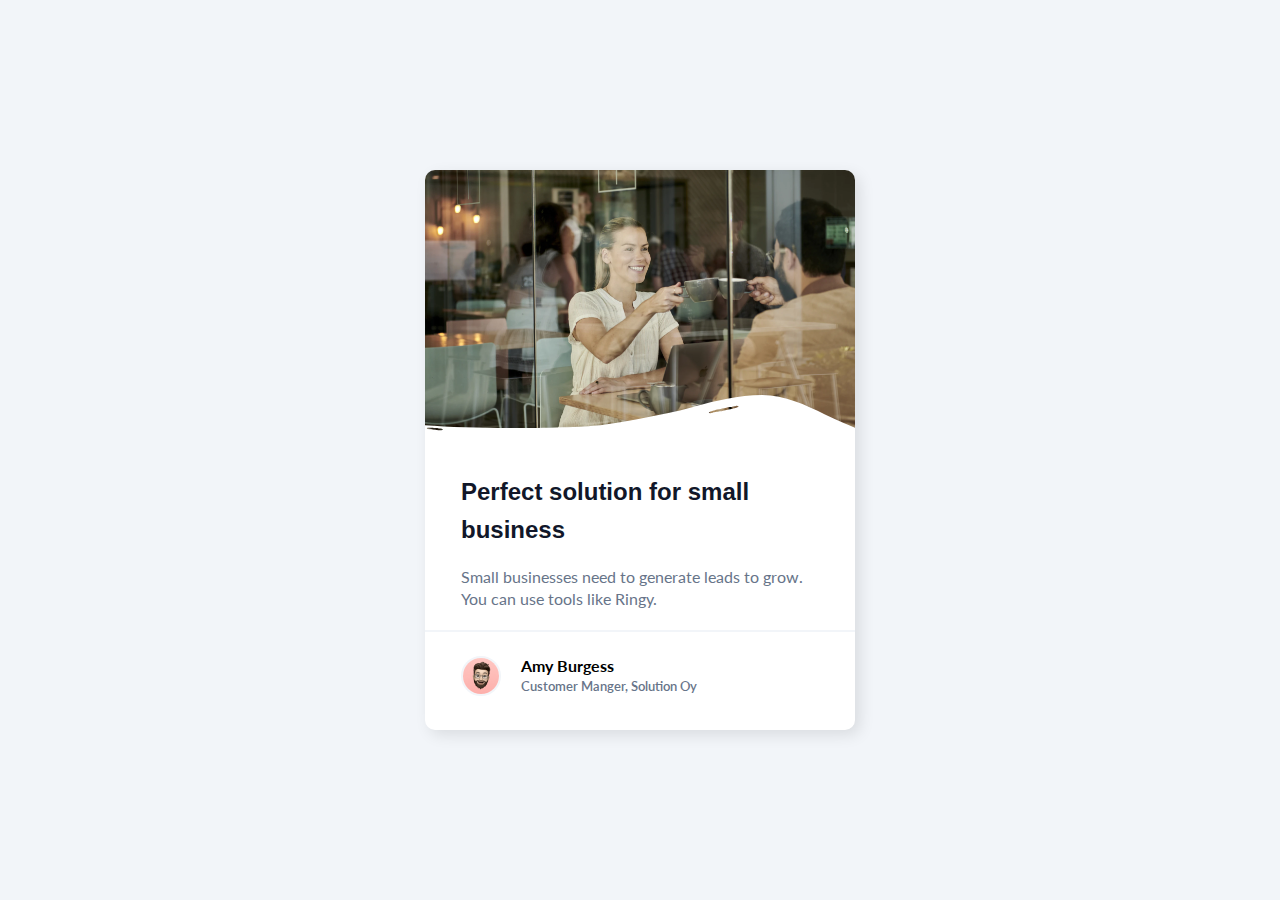
<file: blog-cartao-negocios/index.html>
<!DOCTYPE html>
<html lang="pt-br">
<head>
  <meta charset="UTF-8">
  <meta name="description" content="Cartão de blog de negócios">
  <meta name="viewport" content="width=device-width, initial-scale=1.0">
  <title>Document</title>
  <link rel="preconnect" href="https://fonts.googleapis.com">
  <link rel="preconnect" href="https://fonts.gstatic.com" crossorigin>
  <link href="https://fonts.googleapis.com/css2?family=Lato:ital,wght@0,100;0,300;0,400;0,700;0,900;1,100;1,300;1,400;1,700;1,900&display=swap" rel="stylesheet">
  <link rel="stylesheet" href="style.css">
</head>
<body>
  <main>
    <div><img src="hero-image-business-card.png" alt="Cartão de visita de imagem"></div>
    <div> <img class="overlay-img" src="white-overlay.svg" alt=""></div>
    <h1>Perfect solution for small <br> business</h1>
    <p>Small businesses need to generate leads to grow.<br> You can use tools like Ringy.</p>
    <div class="decoracao"></div>
    <div class="box-flex">
      <img class="avatar-img" src="avatar-image-business-card.png" alt="Cartão de visita com imagem">
      <div>
        <h2>Amy Burgess</h2>
        <span>Customer Manger, Solution Oy</span>
      </div>
    </div>
  </main>
</body>
</html>
</file>
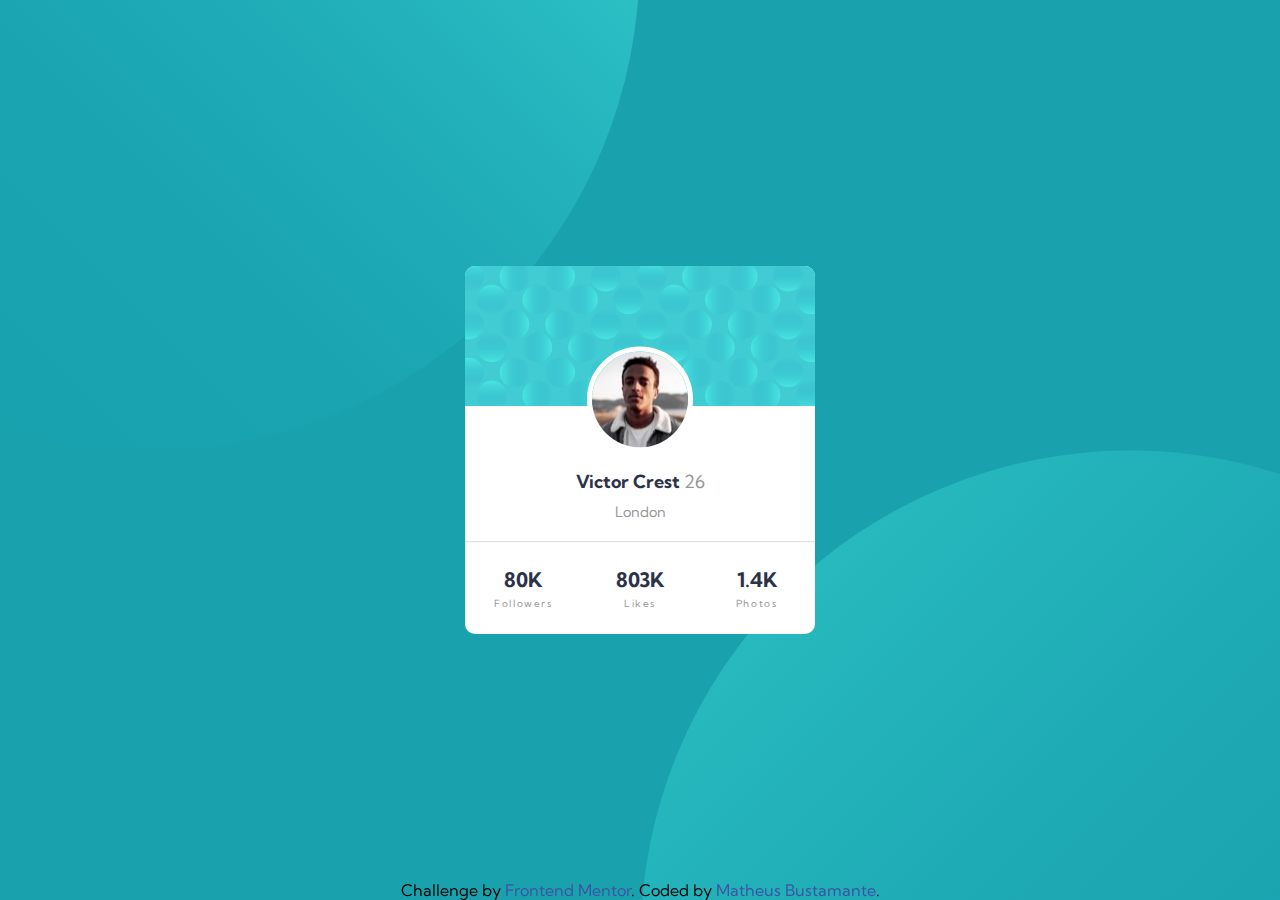
<file: cartao-de-perfil/index.html>
<!DOCTYPE html>
<html lang="pt-br">
  <head>
    <meta charset="UTF-8" />
    <meta name="viewport" content="width=device-width, initial-scale=1.0" />
    <!-- displays site properly based on user's device -->
    <meta name="description" content="Componente do cartão de perfil" />
    <link rel="stylesheet" href="./css/style.css" />
    <link
      rel="icon"
      type="image/png"
      sizes="32x32"
      href="./images/favicon-32x32.png"
    />
    <link rel="preconnect" href="https://fonts.googleapis.com" />
    <link rel="preconnect" href="https://fonts.gstatic.com" crossorigin />
    <link
      href="https://fonts.googleapis.com/css2?family=Kumbh+Sans:wght@100..900&display=swap"
      rel="stylesheet"
    />
    <title>Frontend Mentor | Profile card component</title>
    <!-- Feel free to remove these styles or customise in your own stylesheet 👍 -->
  </head>
  <body>
    <main class="container-principal">
      <section>
        <img
          class="imagem-bg-container"
          src="images/bg-pattern-card.svg"
          width="350"
          height="140"
          alt=""
        />
      </section>

      <section class="informacoes-avatar">
        <img src="images/image-victor.jpg" width="96" height="96" alt="" />
        <h1>Victor Crest <span>26</span></h1>
        <h2>London</h2>
      </section>

      <hr />

      <section class="informacoes-numeros">
        <p>80K</p>
        <p>803K</p>
        <p>1.4K</p>
        <span>Followers</span>
        <span>Likes</span>
        <span>Photos</span>
      </section>
    </main>
    <footer class="attribution">
      Challenge by
      <a href="https://www.frontendmentor.io?ref=challenge" target="_blank"
        >Frontend Mentor</a
      >. Coded by <a href="#">Matheus Bustamante</a>.
    </footer>
  </body>
</html>
</file>
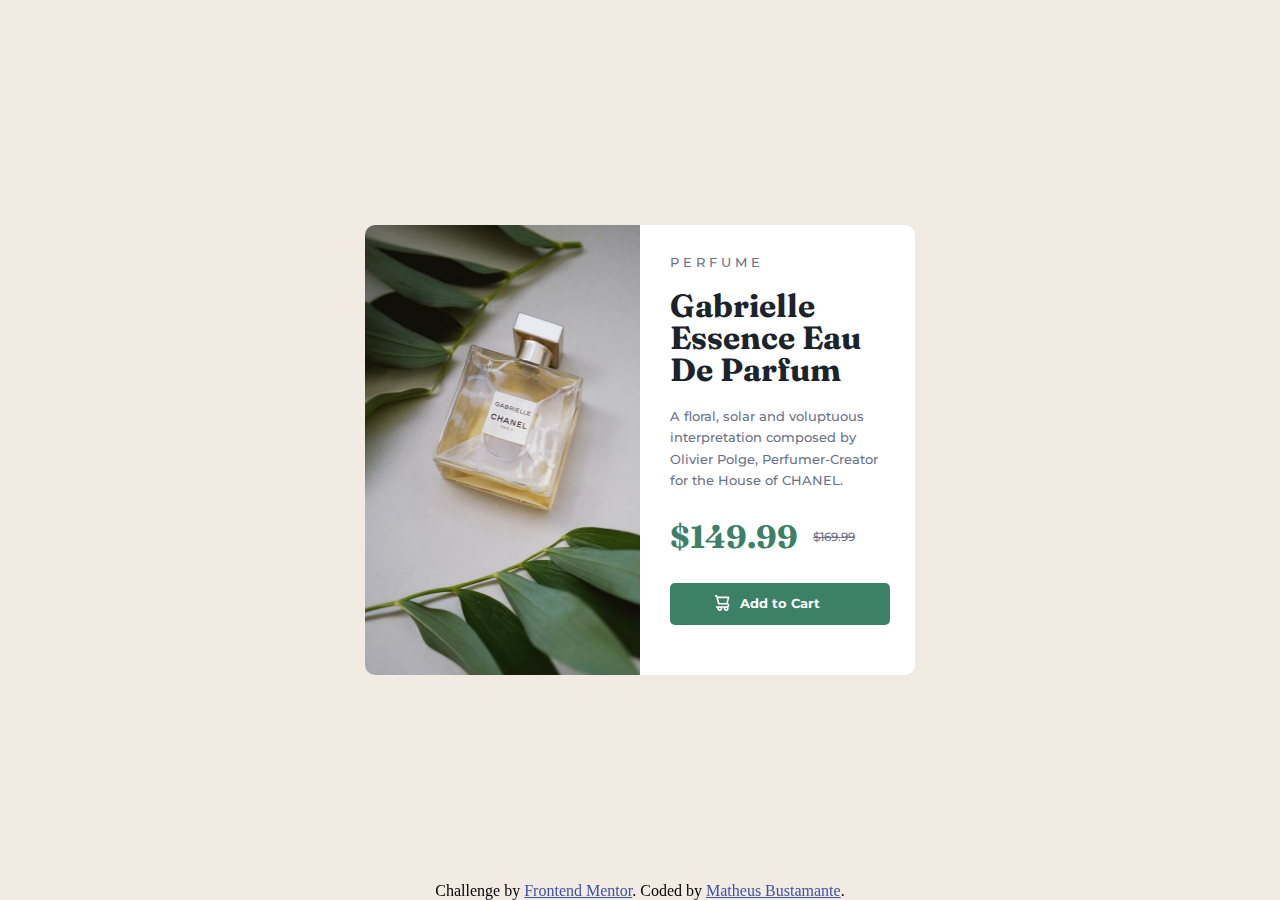
<file: cartao-de-visita-responsivo/index.html>
<!DOCTYPE html>
<html lang="pt-br">
<head>
  <meta charset="UTF-8">
  <meta name="viewport" content="width=device-width, initial-scale=1.0"> 
  <link rel="icon" type="image/png" sizes="32x32" href="./images/favicon-32x32.png">
  <title>Frontend Mentor | Product preview card component</title>
  <link rel="preconnect" href="https://fonts.googleapis.com">
  <link rel="preconnect" href="https://fonts.gstatic.com" crossorigin>
  <link href="https://fonts.googleapis.com/css2?family=Fraunces:ital,opsz,wght@0,9..144,700;1,9..144,700&family=Montserrat:ital,wght@0,100..900;1,100..900&display=swap" rel="stylesheet">

  <link rel="stylesheet" href="./css/style.css">
</head>
<body>
<main>
  <div class="director-container">
      <picture>
        <source media="(max-width: 700px)" srcset="./images/image-product-mobile.jpg" alt="figura do produto responsivo">
        <img class="image-1" src="./images/image-product-desktop.jpg" alt="figura do produto">
      </picture>
      <div class="information-container">
          <p class="perfume cor-neutral-2 font-p-p">Perfume</p>
          <h1 class="font-G cor-neutral-1">Gabrielle Essence Eau De Parfum</h1>
          <p class="information-paragraph cor-neutral-2 font-p-p-b">
            A floral, solar and voluptuous interpretation composed by Olivier Polge,
            Perfumer-Creator for the House of CHANEL.
          </p>
          <span class="font-G cor-primary-1">$149.99</span>
          
          <div class="botao">
            <a class="font-p-p-a cor-neutral-3" href="#">Add to Cart</a>
            <img src="./images/icon-cart.svg" alt="ícone carrinho">
          </div>
      </div>
  </div>
</main>
  <footer class="attribution">
    <p>Challenge by <a href="https://www.frontendmentor.io?ref=challenge" target="_blank">Frontend Mentor</a>. </p>
    <p>Coded by <a href="#">Matheus Bustamante</a>.</p>
  </footer>
</body>
</html>
</file>
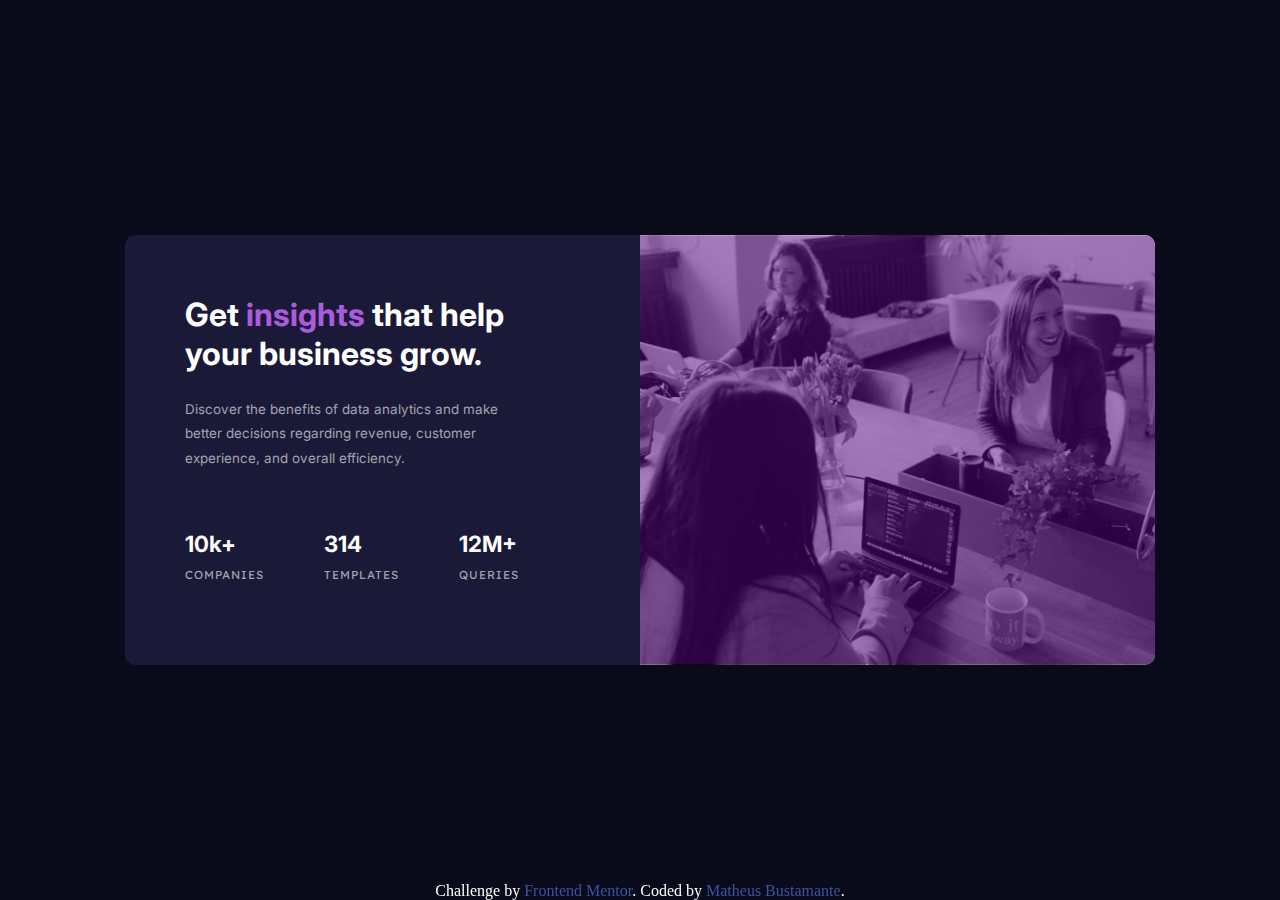
<file: cartao-visualizacao-responsivo/index.html>
<!DOCTYPE html>
<html lang="pt-br">
<head>
  <meta charset="UTF-8">
  <meta name="viewport" content="width=device-width, initial-scale=1.0"> <!-- displays site properly based on user's device -->
  <meta name="description" content="Componente cartão de visualização de estatísticas">
  <link rel="icon" type="image/png" sizes="32x32" href="./images/favicon-32x32.png">
  <link rel="stylesheet" href="css/style.css">
  <link rel="stylesheet" href="css/media-query.css">
  <link rel="preconnect" href="https://fonts.googleapis.com">
  <link rel="preconnect" href="https://fonts.gstatic.com" crossorigin>
  <link href="https://fonts.googleapis.com/css2?family=Inter:wght@100..900&family=Lexend+Deca&display=swap" rel="stylesheet">
  <title>Frontend Mentor | Stats preview card component</title>
  <!-- Feel free to remove these styles or customise in your own stylesheet 👍 -->
</head>
<body>
  <main class="container-principal">
    <section class="container-informacoes">
        <h1>Get <span class="span-informacao">insights</span> that help your business grow.</h1>
        <p>Discover the benefits of data analytics and make better decisions regarding revenue, customer experience, and overall efficiency.</p>
      <div class="numeros">
        <span class="item-numero">10k+<span class="ultimo-item">companies</span></span>
        <span class="item-numero">314<span class="ultimo-item">templates</span></span>
        <span class="item-numero">12M+<span class="ultimo-item">queries</span></span>
      </div>
    </section>
    <picture>
        <source media="(max-width: 800px)" srcset="images/image-header-mobile.jpg">
        <img src="images/image-header-desktop.jpg" width="540" height="446" alt="figure featuring three women working in an office">
    </picture>
    <div class="bg-imagem"></div>
  </main>

  <footer class="attribution">
    Challenge by <a href="https://www.frontendmentor.io?ref=challenge" target="_blank">Frontend Mentor</a>. 
    Coded by <a href="#">Matheus Bustamante</a>.
  </footer>
</body>
</html>
</file>
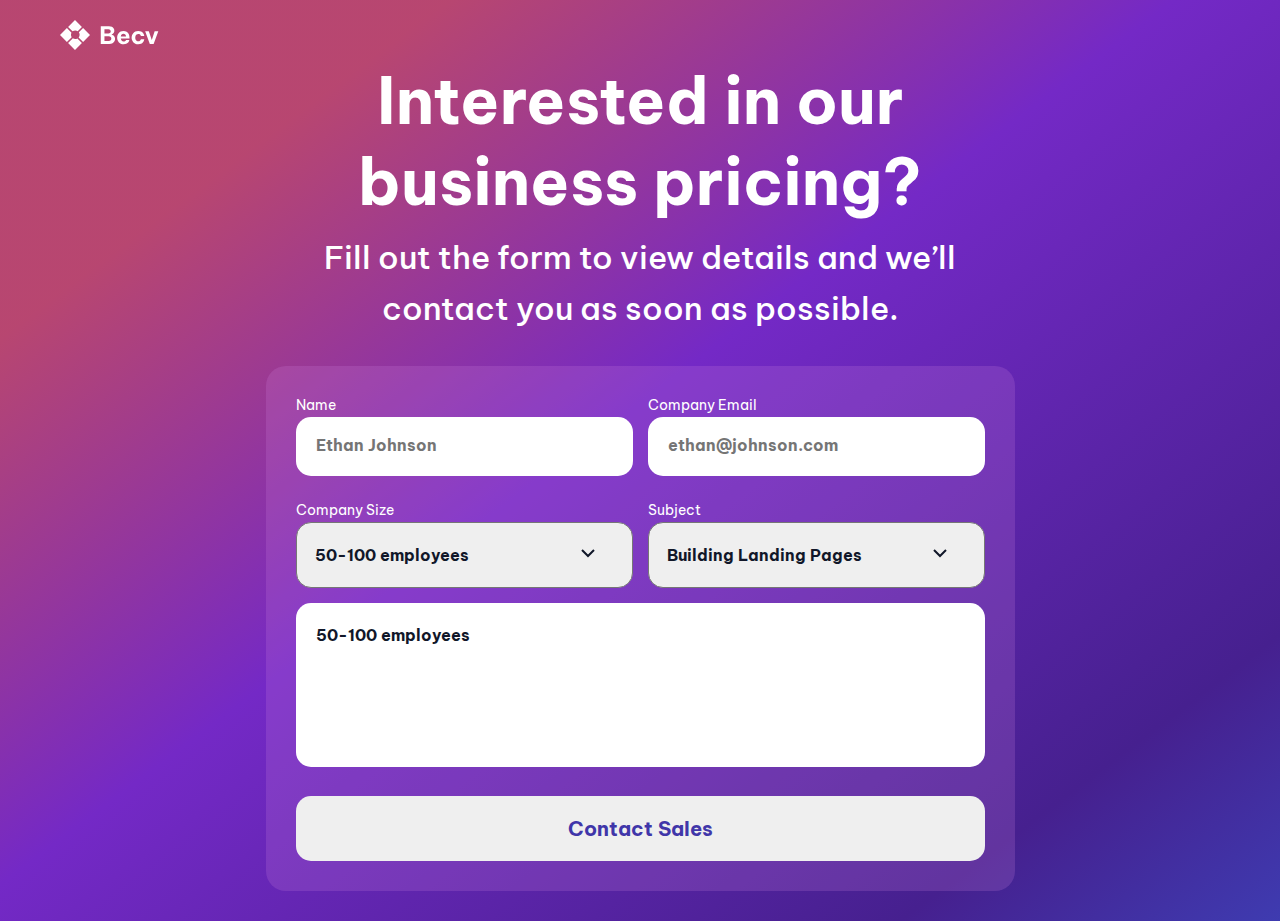
<file: Dev-challenge-formulario/index.html>
<!DOCTYPE html>
<html lang="pt-br">
  <head>
    <meta name="description" content="Formulário de contato" />
    <meta charset="UTF-8" />
    <meta name="viewport" content="width=device-width, initial-scale=1.0" />
    <title>Contact Page</title>
    <link rel="stylesheet" href="css/style.css" />
    <link rel="stylesheet" href="css/media-query.css" />
    <link rel="preconnect" href="https://fonts.googleapis.com" />
    <link rel="preconnect" href="https://fonts.gstatic.com" crossorigin />
    <link
      href="https://fonts.googleapis.com/css2?family=Be+Vietnam+Pro:ital,wght@0,100;0,200;0,300;0,400;0,500;0,600;0,700;0,800;0,900;1,100;1,200;1,300;1,400;1,500;1,600;1,700;1,800;1,900&display=swap"
      rel="stylesheet"
    />
  </head>
  <body>
    <header>
      <img src="img/contact-form-icon.svg" alt="Imagem logotipo" />
    </header>
    <main>
      <section class="titulo">
        <h1>
          Interested in our <br />
          business pricing?
        </h1>
        <h2>
          Fill out the form to view details and we’ll <br />
          contact you as soon as possible.
        </h2>
      </section>
      <div class="formulario-bg">
        <form class="formulario" action="formulario.php" method="POST">
          <div>
            <label for="name">Name</label>
            <input
              type="text"
              name="iname"
              id="name"
              placeholder="Ethan Johnson"
            />
          </div>
          <div>
            <label for="company">Company Email</label>
            <input
              type="email"
              name="icompany"
              id="icompany"
              placeholder="ethan@johnson.com"
            />
          </div>

          <section>
            <div class="company">
              <label for="icompany">Company Size</label>
              <select name="selecao" id="selecao">
                <option value="opcao1">50-100 employees</option>
                <option value="opcao2">100-150 employees</option>
              </select>
            </div>
          </section>

          <section>
            <div class="subject">
              <label for="isubject">Subject</label>
              <select name="selecao" id="selecao">
                <option value="opcao1">Building Landing Pages</option>
                <option value="opcao1">Building programs</option>
              </select>
            </div>
          </section>

          <div class="caixa-grande">
            <textarea placeholder="50-100 employees" rows="8"></textarea>
          </div>
          <div class="submit">
            <input type="submit" value="Contact Sales" />
          </div>
        </form>
      </div>
    </main>
  </body>
</html>
</file>
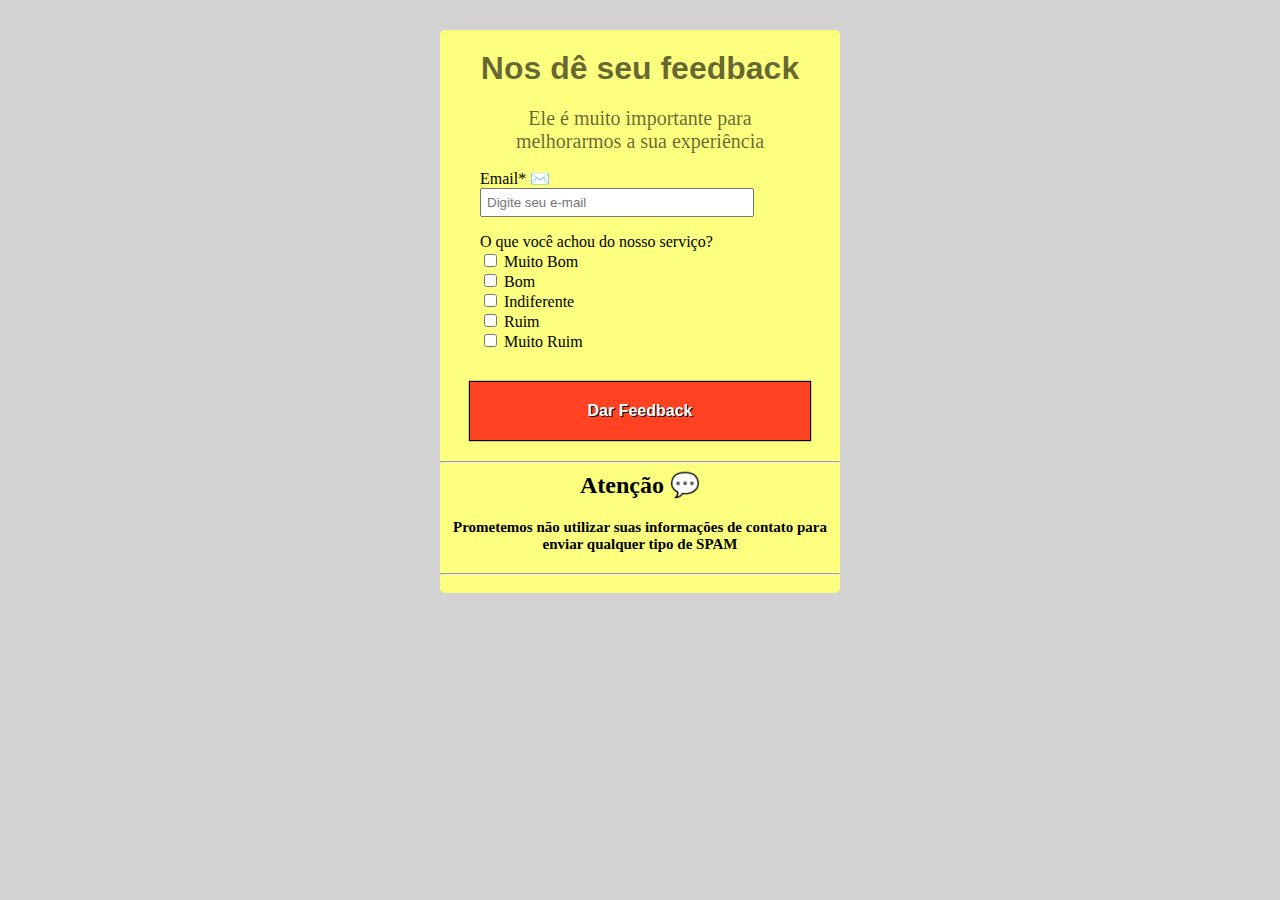
<file: formulario-simples/index.html>
<!DOCTYPE html>
<html lang="pt-br">
<head>
    <meta charset="UTF-8">
    <meta name="viewport" content="width=device-width, initial-scale=1.0">
    <title>Formulário</title>
    <style>
        body {
            background-color: rgba(190, 188, 188, 0.671);
        }
        
        div {
            display: block;
            width: 400px;
            height: 563px;
            margin: auto;
            margin-top: 30px;
            background-color: #FDFF7F;
            border-radius: 5px;
            
        }

        div > h1 { 
            font-family: 'Gill Sans', 'Gill Sans MT', Calibri, 'Trebuchet MS', sans-serif;
            color: rgba(0, 0, 0, 0.603);
            text-align: center;
            padding: 20px;
            margin-bottom: 0px;
        }

        div #p1 {
            text-align: center;
            color: rgba(0, 0, 0, 0.603);
            font-size: 20px;
            padding: 0px;
            margin: 0px;
        }
        
        .p2 {
            margin-left: 40px;
            font-family: Georgia, 'Times New Roman', Times, serif;
        }
        
        .p3 {
            margin-left: 40px;
            font-family: Georgia, 'Times New Roman', Times, serif;
        }

        #imail {
            padding: 5px;
            width: 260px;
        }
        
        a {
            display: block;
            margin: auto;
            margin-top: 30px;
            margin-bottom: 20px;
            border: 1px solid black;
            box-shadow: 0px 0px 1px black;
            text-align: center;
            width: 300px;
            padding: 20px;
            background-color: rgba(255, 0, 0, 0.74);
            font-family: Arial, Helvetica, sans-serif;
            font-weight: bolder;
            color: white;
            text-decoration: none;
            text-shadow: 1px 1px black;
        }

        h2{
            text-align: center;
            margin: 0px;

        }

        .spam {
            padding: 5px;
            text-align: center;
            font-family: Georgia, 'Times New Roman', Times, serif;
            font-size: 15px;
        }
    </style>
</head>
<body>
    <div>
        <h1>Nos dê seu feedback</h1>
        <p id="p1">Ele é muito importante para <br> melhorarmos a sua experiência</p>
        <form action="cadastro.php" method="get">
            
            <p class="p2"><label for="imail">Email* ✉️</label> <br>
            <input type="email" name="mail" id="imail" size="30" maxlength="50" placeholder="Digite seu e-mail"></p>
            <p class="p3">O que você achou do nosso serviço? <br>
            <input type="checkbox" name="fdbk" id="muitobom">
            <label for="muitobom">Muito Bom</label> <br>
            <input type="checkbox" name="fdbk" id="bom">
            <label for="bom">Bom</label> <br>
            <input type="checkbox" name="Ind" id="indfer">
            <label for="indfer">Indiferente</label>
            </label> <br>
            <input type="checkbox" name="bad" id="ruim">
            <label for="ruim">Ruim</label> <br>
            <input type="checkbox" name="muitobad" id="muitoruim">
            <label for="muitoruim">Muito Ruim</label> </p>
        </form>
        
        <a href="#">Dar Feedback</a>
        <hr>
        <h2><strong>Atenção 💬</strong></h2>
        <p class="spam"><strong>Prometemos não utilizar suas informações de contato para enviar qualquer tipo de SPAM</strong></p>
        <hr>
    </div>


</body>
</html>
</file>
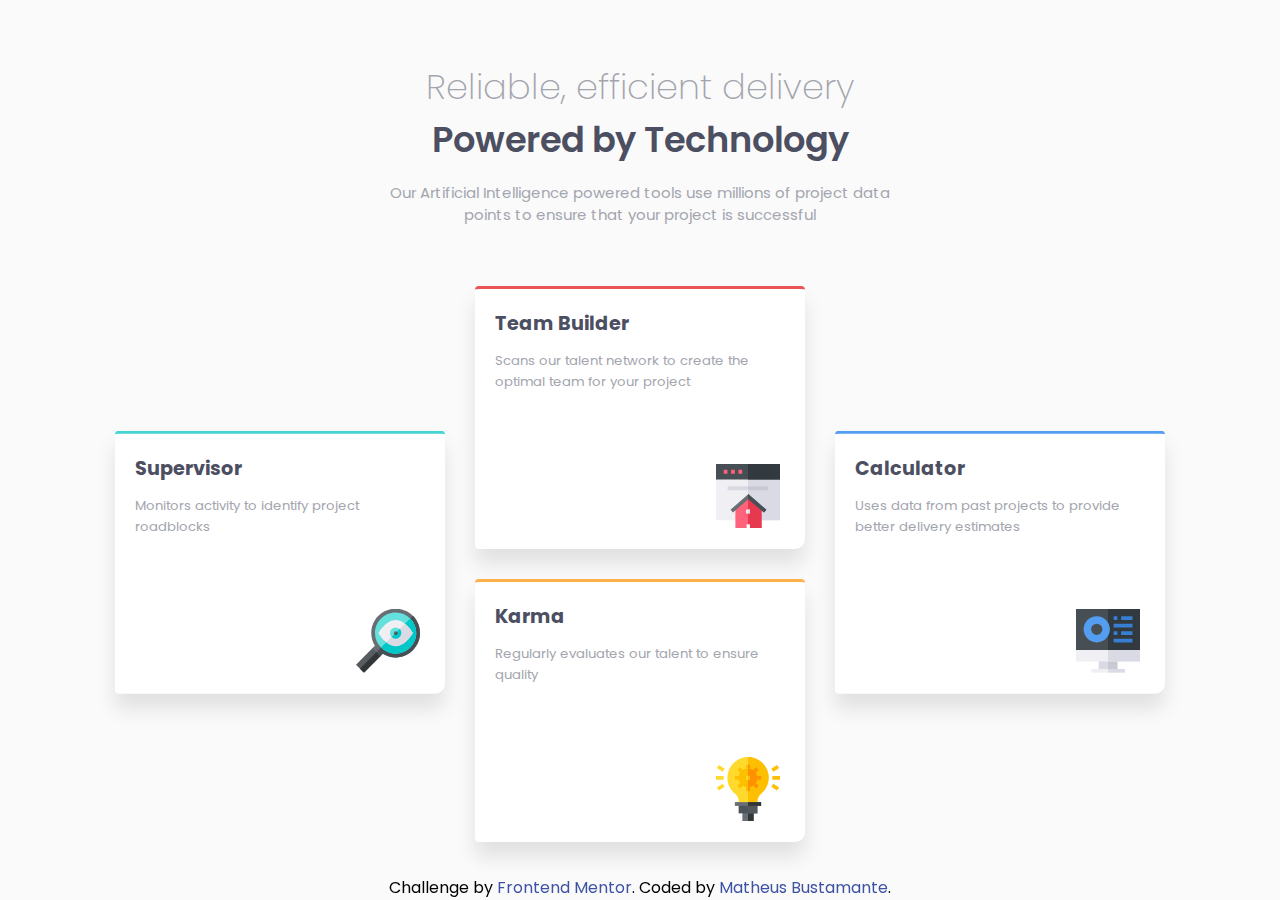
<file: layout-4-secoes/index.html>
<!DOCTYPE html>
<html lang="pt-br">
  <head>
    <meta charset="UTF-8" />
    <meta name="viewport" content="width=device-width, initial-scale=1.0" />
    <meta name="description" content="Seção de recursos de quatro cartões">
    <!-- displays site properly based on user's device -->
    <link rel="icon" type="image/png" sizes="32x32" href="./images/favicon-32x32.png"/>
    <link rel="preconnect" href="https://fonts.googleapis.com">
    <link rel="preconnect" href="https://fonts.gstatic.com" crossorigin>
    <link href="https://fonts.googleapis.com/css2?family=Poppins:wght@200;400;600&display=swap" rel="stylesheet">
    <link rel="stylesheet" href="css/style.css" />
    <link rel="stylesheet" href="css/media-querie.css" />
    <title>Frontend Mentor | Four card feature section</title>
  </head>
  <body>
    <main>
      <section class="box-titulo">
        <h1>Reliable, efficient delivery <span>Powered by Technology</span> </h1>
        <p>Our Artificial Intelligence powered tools use millions of project data points to ensure that your project is successful</p>
      </section>

      <div class="grid-container">
        <section class="container-informacoes col-row">
          <h2>Supervisor</h2>
          <p>Monitors activity to identify project roadblocks</p>
          <div class="box-icone"><img src="images/icon-supervisor.svg" width="64" height="64" alt="Supervisor icon"></div>
        </section>

        <section class="container-informacoes">
          <h2>Team Builder</h2>
          <p>Scans our talent network to create the optimal team for your project</p>
          <div class="box-icone"><img src="images/icon-team-builder.svg" width="64" height="64" alt="Team builder icon"></div>
        </section>

        <section class="container-informacoes box-column">
          <h2>Karma</h2>
          <p>Regularly evaluates our talent to ensure quality</p>
          <div class="box-icone"><img src="images/icon-karma.svg" width="64" height="64" alt="Karma icon"></div>
        </section>

        <section class="container-informacoes col-row">
          <h2>Calculator</h2>
          <p> Uses data from past projects to provide better delivery estimates </p>
          <div class="box-icone"><img src="images/icon-calculator.svg" width="64" height="64" alt="Calculator Icon"></div>
        </section>
      </div>
    </main>

    <footer>
      <p class="attribution">
        Challenge by
        <a href="https://www.frontendmentor.io?ref=challenge" target="_blank"
          >Frontend Mentor</a
        >. Coded by <a href="#">Matheus Bustamante</a>.
      </p>
    </footer>
  </body>
</html>
</file>
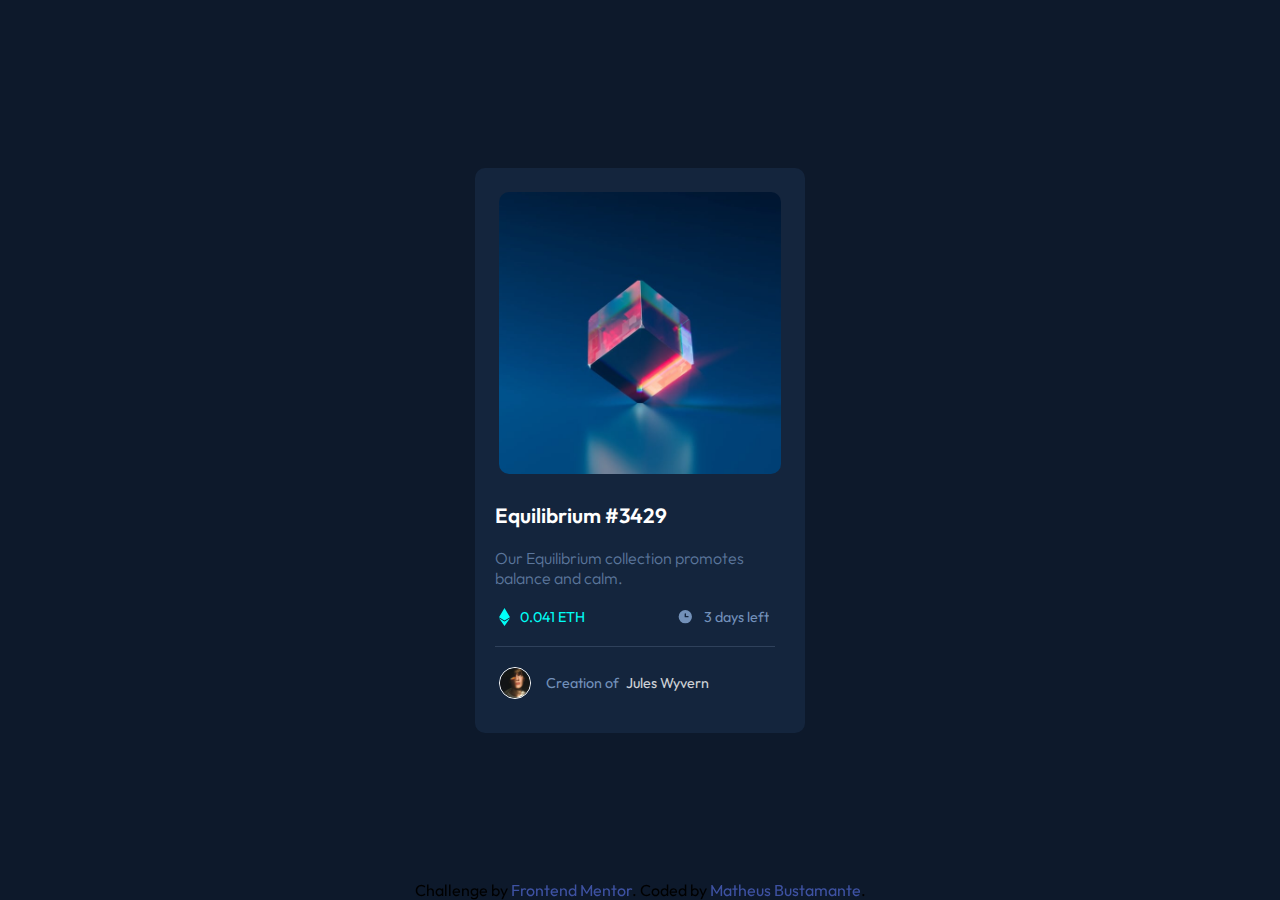
<file: layout-cartao-visualizacao/index.html>
<!DOCTYPE html>
<html lang="pt-br">
  <head>
    <meta charset="UTF-8" />
    <meta name="viewport" content="width=device-width, initial-scale=1.0" />
    <!-- displays site properly based on user's device -->
    <meta name="description" content="Componente de cartão de visualização" />
    <link
      rel="icon"
      type="image/png"
      sizes="32x32"
      href="images/favicon-32x32.png"
    />
    <link rel="stylesheet" href="./css/style.css" />
    <title>Frontend Mentor | NFT preview card component</title>

    <link rel="preconnect" href="https://fonts.googleapis.com" />
    <link rel="preconnect" href="https://fonts.gstatic.com" crossorigin />
    <link
      href="https://fonts.googleapis.com/css2?family=Outfit:wght@100..900&display=swap"
      rel="stylesheet"
    />

    <!-- Feel free to remove these styles or customise in your own stylesheet 👍 -->
  </head>
  <body>
    <main class="container">
      <div class="container-imagem">
        <img
          class="img-cubo"
          src="images/image-equilibrium.jpg"
          width="604"
          height="604"
          alt="Cubo"
        />
      </div>
      <h1 class="container-titulo">Equilibrium #3429</h1>
      <p class="p1">Our Equilibrium collection promotes balance and calm.</p>
      <div class="container-informacao">
        <span class="item-numbers">0.041 ETH</span>
        <span class="item-dias">3 days left</span>
      </div>

      <div class="decoracao"></div>

      <div class="container-avatar">
        <img
          class="img-avatar"
          src="images/image-avatar.png"
          width="132"
          height="132"
          alt="Imagem de uma pessoa"
        />
        <p class="p2">
          Creation of <span class="nome-pessoa">Jules Wyvern</span>
        </p>
      </div>
    </main>

    <footer class="attribution">
      Challenge by
      <a href="https://www.frontendmentor.io?ref=challenge" target="_blank"
        >Frontend Mentor</a
      >. Coded by <a href="#">Matheus Bustamante</a>.
    </footer>
  </body>
</html>
</file>
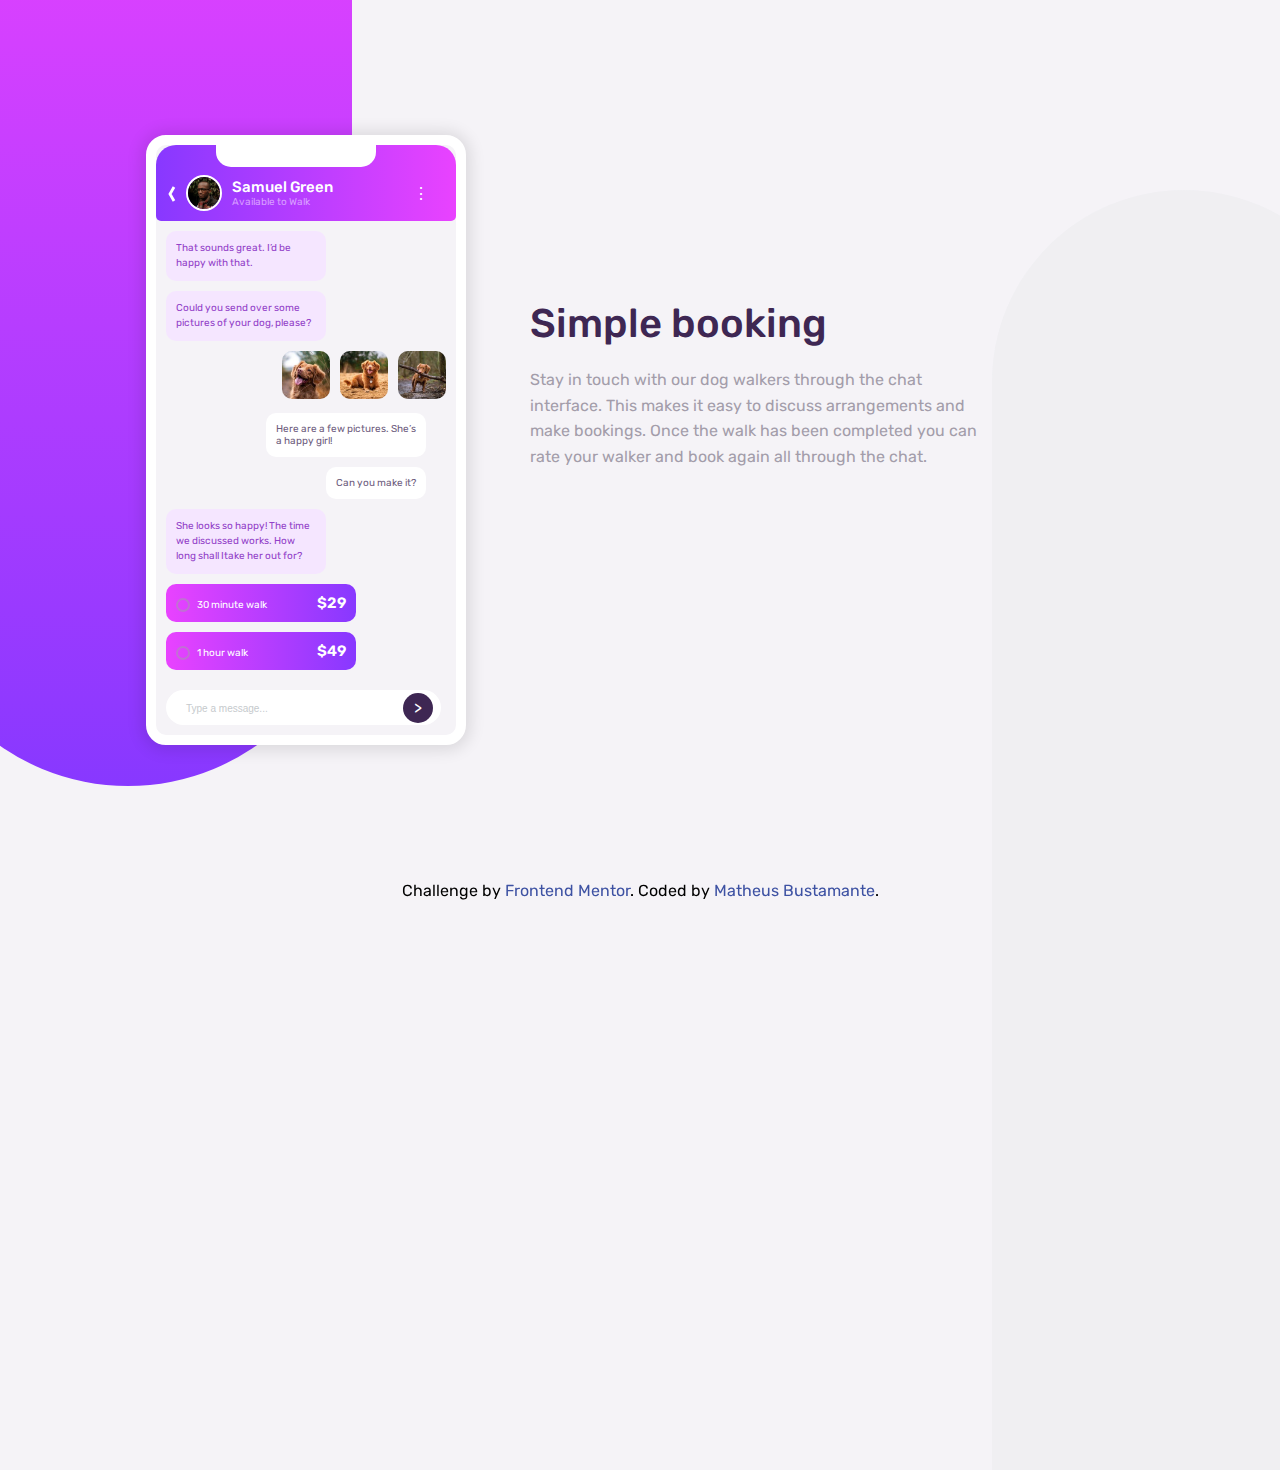
<file: layout-chat-app/index.html>
<!DOCTYPE html>
<html lang="pt-br">
  <head>
    <meta charset="UTF-8" />
    <meta name="viewport" content="width=device-width, initial-scale=1.0" />
    <meta name="description" content="Chat app CSS illustration" />
    <link
      rel="icon"
      type="image/png"
      sizes="32x32"
      href="./images/favicon-32x32.png"
    />
    <title>Frontend Mentor | [Challenge Name Here]</title>
    <link rel="preconnect" href="https://fonts.googleapis.com" />
    <link rel="preconnect" href="https://fonts.gstatic.com" crossorigin />
    <link
      href="https://fonts.googleapis.com/css2?family=Rubik:ital,wght@0,300..900;1,300..900&display=swap"
      rel="stylesheet"
    />
    <link rel="stylesheet" href="css/style.css" />
    <link rel="stylesheet" href="css/media-query.css" />
  </head>
  <body>
    <main>
      <div class="bg-box"></div>
      <div class="bg-box-2"></div>
      <section class="container-phone">
        <div class="container-avatar">
          <img
            src="images/avatar.jpg"
            alt="Avatar of the called person Samuel Green"
          />
          <div>
            <h1>Samuel Green</h1>
            <h2>Available to Walk</h2>
          </div>
        </div>
        <div class="container-chat-left">
          <p>That sounds great. I’d be happy with that.</p>
        </div>
        <div class="container-chat-left-2">
          <p>Could you send over some pictures of your dog, please?</p>
        </div>
        <div class="dogs-image">
          <div>
            <img
              src="images/dog-image-1.jpg"
              width="160"
              height="160"
              alt="
                  avatar of dog"
            />
          </div>
          <div>
            <img
              src="images/dog-image-2.jpg"
              width="160"
              height="160"
              alt="
                  avatar of dog"
            />
          </div>
          <div>
            <img
              src="images/dog-image-3.jpg"
              width="160"
              height="160"
              alt="
                  avatar of dog"
            />
          </div>
        </div>
        <div class="container-chat-right">
          <p>Here are a few pictures. She’s a happy girl!</p>
        </div>
        <div class="container-chat-right-2">
          <p>Can you make it?</p>
        </div>
        <div class="container-chat-left">
          <p>
            She looks so happy! The time we discussed works. How long shall
            Itake her out for?
          </p>
        </div>
        <div class="container-gradient">
          <span> 30 minute walk </span> <span>$29 </span>
        </div>
        <div class="container-gradient">
          <span> 1 hour walk </span> <span>$49 </span>
        </div>

        <div class="container-input">
          <input type="text" placeholder="Type a message..." />
        </div>
      </section>
      <section class="container-information">
        <h1>Simple booking</h1>
        <p>
          Stay in touch with our dog walkers through the chat interface. This
          makes it easy to discuss arrangements and make bookings. Once the walk
          has been completed you can rate your walker and book again all through
          the chat.
        </p>
      </section>
    </main>
    <footer class="attribution">
      Challenge by
      <a href="https://www.frontendmentor.io?ref=challenge" target="_blank"
        >Frontend Mentor</a
      >. Coded by
      <a href="https://github.com/MTbustamante98" target="_blank"
        >Matheus Bustamante</a
      >.
    </footer>
  </body>
</html>
</file>
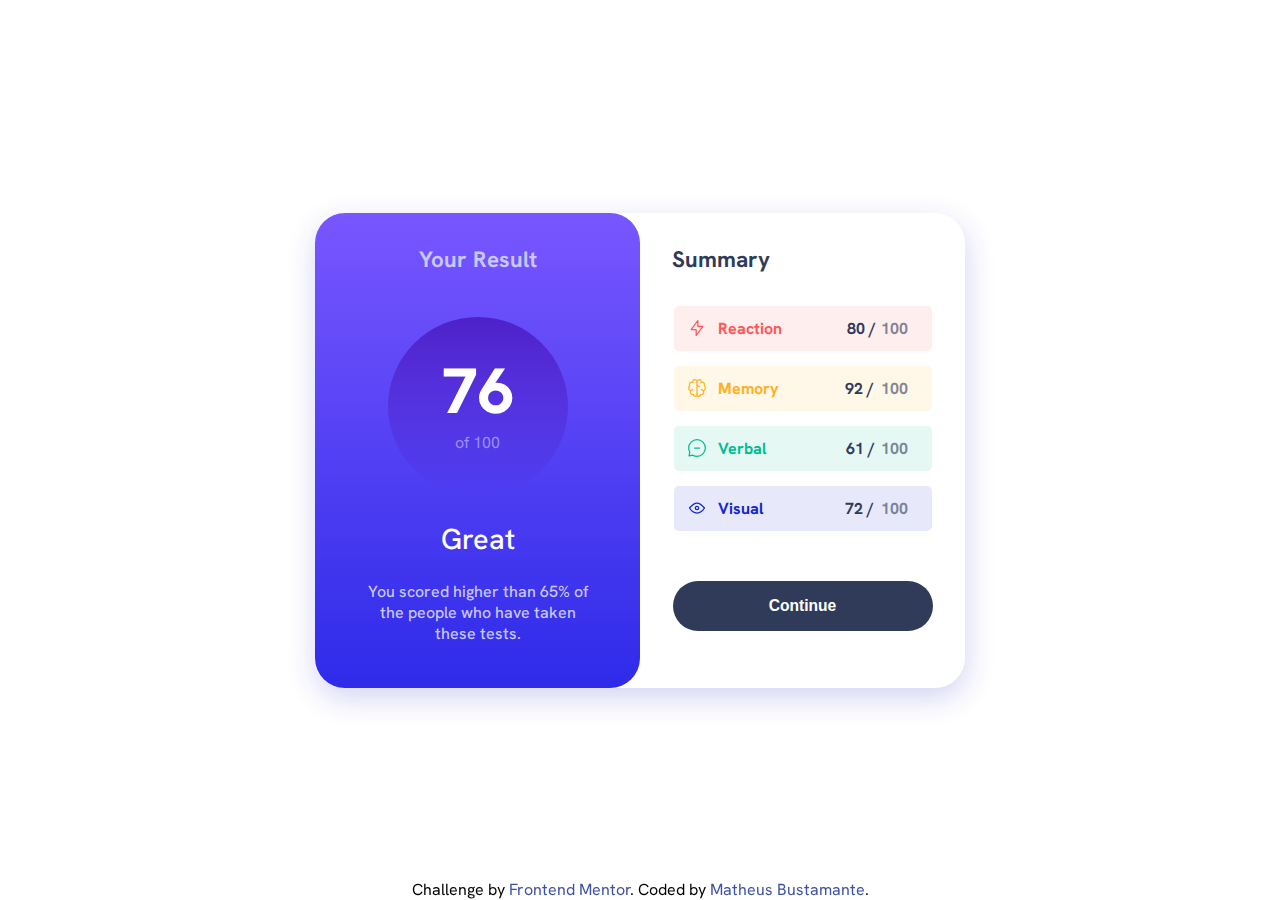
<file: layout-estatisticas/index.html>
<!DOCTYPE html>
<html lang="pt-br">
<head>
  <meta charset="UTF-8">
  <meta name="viewport" content="width=device-width, initial-scale=1.0"> <!-- displays site properly based on user's device -->

  <link rel="icon" type="image/png" sizes="32x32" href="./assets/images/favicon-32x32.png">
  <link rel="stylesheet" href="./css/style.css">
  <title>Frontend Mentor | Results summary component</title>

  <!-- Feel free to remove these styles or customise in your own stylesheet 👍 -->
</head>
<body>
  <main>
    <div class="result-container">
      <p class="primary-text cor-neutral-3">Your Result</p>
      <div class="circle-container">
        <span class="circle-number-1 font-xl cor-neutral-1">76</span>
        <span class="circle-number-2 cor-neutral-3">of 100</span>
      </div>
      <h1 class="font-title cor-neutral-1">Great</h1>
      <p class="text-result font-xs cor-neutral-3">You scored higher than 65% of the people who have taken these tests.</p>
    </div>
    
    <div class="summary-container">
      <p class="font-xs-b cor-neutral-4">Summary</p>
      <ul>
        <li class="item-1 font-s cor-primary-1"><span class="span-item">Reaction</span> <span class="span-number"> 80 / </span> <span class="number-2">100</span></li>
        <li class="item-2 font-s cor-primary-2"><span class="span-item">Memory</span> <span class="span-number"> 92 / </span> <span class="number-2">100</span> </li>
        <li class="item-3 font-s cor-primary-3"><span class="span-item">Verbal</span> <span class="last-item"> 61 / </span> <span class="number-2">100</span></li>
        <li class="item-4 font-s cor-primary-4"><span class="span-item">Visual</span> <span class="last-item"> 72 / </span> <span class="number-2">100</span></li>
      </ul>

      <button class="botao">Continue</button>
    </div>
  </main>
  
  <footer class="attribution">
    Challenge by <a href="https://www.frontendmentor.io?ref=challenge" target="_blank">Frontend Mentor</a>. 
    Coded by <a href="#">Matheus Bustamante</a>.
  </footer>
</body>
</html>
</file>
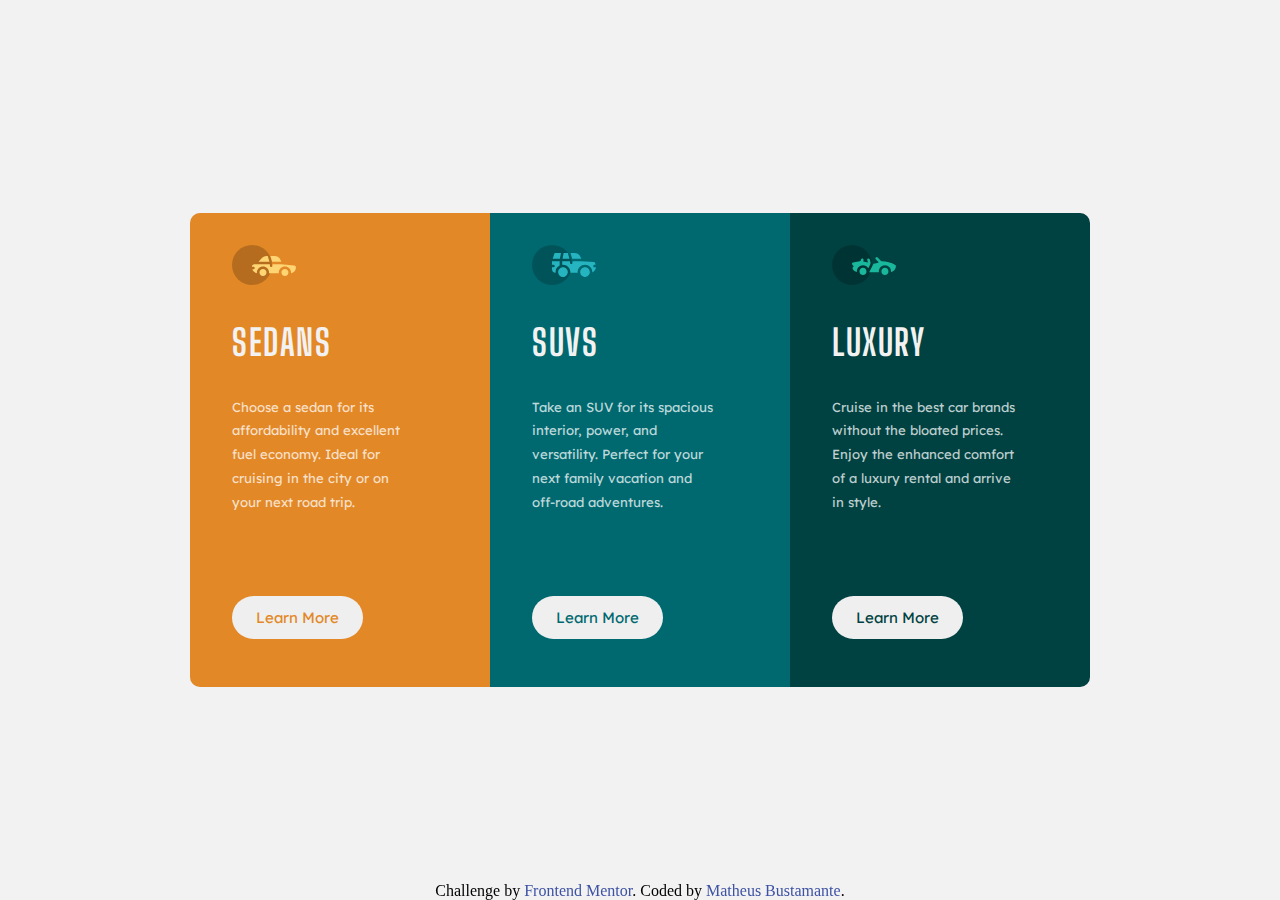
<file: layout-grid-3-colunas/index.html>
<!DOCTYPE html>
<html lang="pt-br">
  <head>
    <meta charset="UTF-8" />
    <meta name="viewport" content="width=device-width, initial-scale=1.0" />
    <!-- displays site properly based on user's device -->
    <meta
      name="description"
      content="Componente de cartão de visualização de 3 colunas"
    />
    <link
      rel="icon"
      type="image/png"
      sizes="32x32"
      href="./images/favicon-32x32.png"
    />
    <link rel="stylesheet" href="css/style.css" />
    <link rel="stylesheet" href="css/media-query.css" />
    <title>Frontend Mentor | 3-column preview card component</title>
    <link rel="preconnect" href="https://fonts.googleapis.com" />
    <link rel="preconnect" href="https://fonts.gstatic.com" crossorigin />
    <link
      href="https://fonts.googleapis.com/css2?family=Big+Shoulders+Display:wght@100..900&family=Lexend+Deca:wght@100..900&display=swap"
      rel="stylesheet"
    />
    <!-- Feel free to remove these styles or customise in your own stylesheet 👍 -->
  </head>
  <body>
    <main class="caixa-principal">
      <section class="container-informacao box-sedan-bg">
        <img src="images/icon-sedans.svg" width="64" height="40" alt="" />
        <h1>Sedans</h1>
        <p class="p1">
          Choose a sedan for its affordability and excellent fuel economy. Ideal
          for cruising in the city or on your next road trip.
        </p>
        <button class="cor-botao-1">Learn More</button>
      </section>
      <section class="container-informacao box-suvs-bg">
        <img src="images/icon-suvs.svg" width="64" height="40" alt="" />
        <h1>SUVs</h1>
        <p class="p2">
          Take an SUV for its spacious interior, power, and versatility. Perfect
          for your next family vacation and off-road adventures.
        </p>
        <button class="cor-botao-2">Learn More</button>
      </section>
      <section class="container-informacao box-luxury-bg">
        <img src="images/icon-luxury.svg" width="64" height="40" alt="" />
        <h1>Luxury</h1>
        <p class="p3">
          Cruise in the best car brands without the bloated prices. Enjoy the
          enhanced comfort of a luxury rental and arrive in style.
        </p>
        <button class="cor-botao-3">Learn More</button>
      </section>
    </main>
    <footer class="attribution">
      Challenge by
      <a href="https://www.frontendmentor.io?ref=challenge" target="_blank"
        >Frontend Mentor</a
      >. Coded by <a href="#">Matheus Bustamante</a>.
    </footer>
  </body>
</html>
</file>
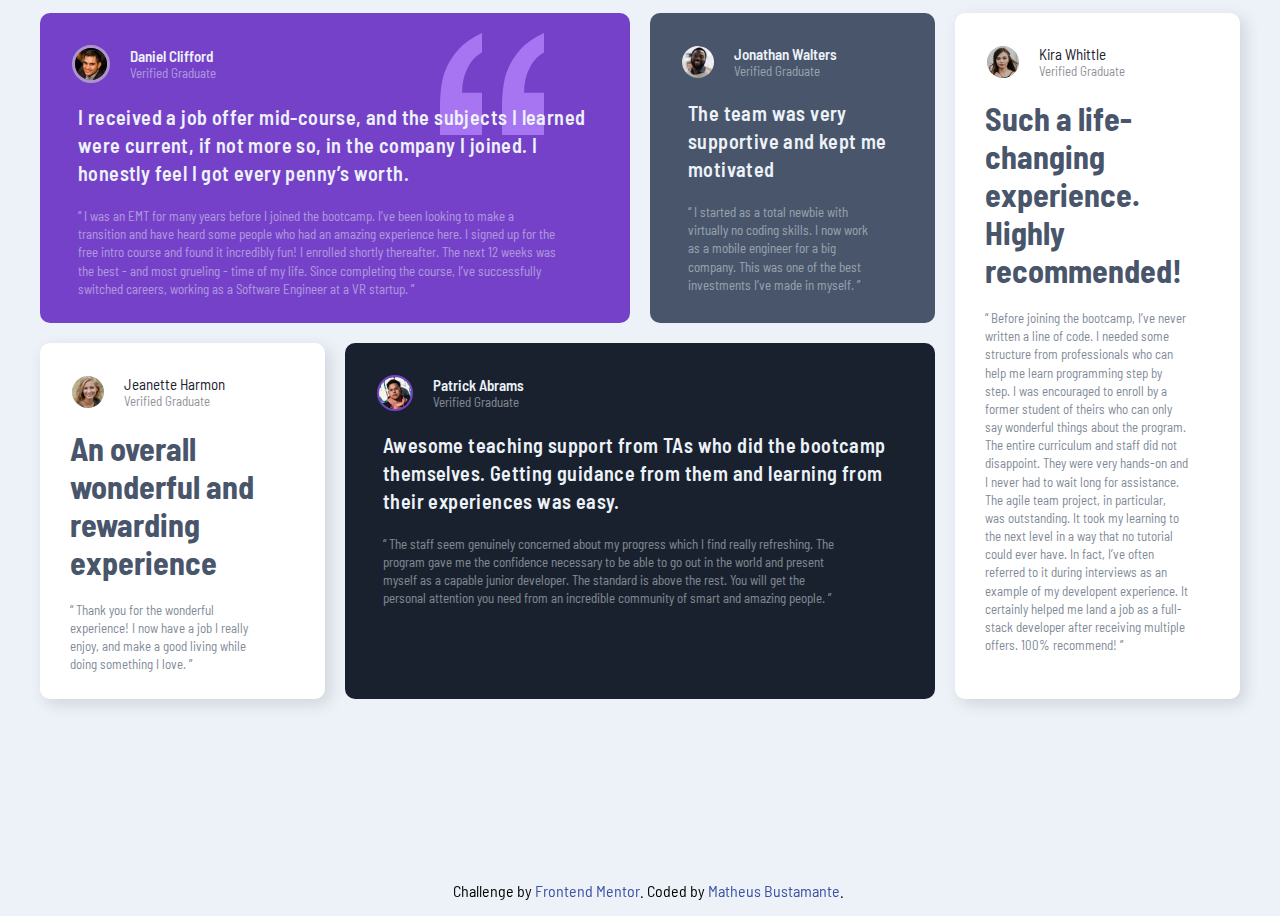
<file: layout-GRID-responsivo/index.html>
<!DOCTYPE html>
<html lang="en">
<head>
  <meta charset="UTF-8">
  <meta name="viewport" content="width=device-width, initial-scale=1.0"> <!-- displays site properly based on user's device -->
  <meta name="description" content="Testimonials note section">
  <link rel="icon" type="image/png" sizes="32x32" href="./images/favicon-32x32.png">
  <link rel="stylesheet" href="./css/style.css">
  <link rel="stylesheet" href="./css/media-query.css">
  <title>Frontend Mentor | [Challenge Name Here]</title>
  <link rel="preconnect" href="https://fonts.googleapis.com">
  <link rel="preconnect" href="https://fonts.gstatic.com" crossorigin>
  <link href="https://fonts.googleapis.com/css2?family=Barlow+Semi+Condensed:wght@500;600&display=swap" rel="stylesheet">
  <!-- Feel free to remove these styles or customise in your own stylesheet 👍 -->
</head>
<body>
  <main>
    <section class="first-container-top box">
      <div class="container-avatar">
          <img src="images/image-daniel.jpg" width="56" height="56" alt="Formal portrait of Daniel Clifford">
        <div class="container-items">
          <span class="span-man">Daniel Clifford</span>
          <span class="span-man-2">Verified Graduate</span>
        </div>
      </div>
      <h1>
        I received a job offer mid-course, and the subjects I learned were current, if not more so,
        in the company I joined. I honestly feel I got every penny’s worth.
      </h1>
      <blockquote class="quote-man">
        <p id="p-avatar-1">
          “ I was an EMT for many years before I joined the bootcamp. I’ve been looking to make a
          transition and have heard some people who had an amazing experience here. I signed up
          for the free intro course and found it incredibly fun! I enrolled shortly thereafter.
          The next 12 weeks was the best - and most grueling - time of my life. Since completing
          the course, I’ve successfully switched careers, working as a Software Engineer at a VR startup. ”
        </p>
      </blockquote>
    </section>
    <section class="second-container-right box">
      <div class="container-avatar">
        <img src="images/image-jonathan.jpg" width="56" height="56" alt="Formal portrait of Jonathan Walter">
        <div class="container-items">
          <span class="span-man">Jonathan Walters</span>
          <span class="span-man-2">Verified Graduate</span>
        </div>
      </div>
      <h1>The team was very supportive and kept me motivated</h1>
      <blockquote class="quote-man">
        <p id="p-avatar-2">
          “ I started as a total newbie with virtually no coding skills. I now work as a mobile engineer
          for a big company. This was one of the best investments I’ve made in myself. ”
        </p>
      </blockquote>
    </section>

    <section class="third-container-sidenav box">
      <div class="container-avatar">
        <img src="images/image-kira.jpg" width="56" height="56" alt="Formal portrait of Kira Whittle">
        <div class="container-items">
          <span class="span-woman">Kira Whittle</span>
          <span class="span-woman-2">Verified Graduate</span>
        </div>
      </div>
      <h1>Such a life-changing experience. Highly recommended!</h1>
      <blockquote class="quote-woman">
        <p>
          “ Before joining the bootcamp, I’ve never written a line of code. I needed some structure from
          professionals who can help me learn programming step by step. I was encouraged to enroll by a former
          student of theirs who can only say wonderful things about the program. The entire curriculum and staff
          did not disappoint. They were very hands-on and I never had to wait long for assistance. The agile team
          project, in particular, was outstanding. It took my learning to the next level in a way that no tutorial
          could ever have. In fact, I’ve often referred to it during interviews as an example of my developent
          experience. It certainly helped me land a job as a full-stack developer after receiving multiple offers.
          100% recommend! ”
        </p>
      </blockquote>
    </section> 

    <section class="fourth-container-bottom box">
        <div class="container-avatar">
          <img src="images/image-jeanette.jpg" width="56" height="56" alt="Formal portrait of Jeanette Harmon">
          <div class="container-items">
            <span class="span-woman">Jeanette Harmon</span>
            <span class="span-woman-2">Verified Graduate</span>
          </div>
        </div>
        <h1>An overall wonderful and rewarding experience</h1>
        <blockquote class="quote-woman">
          <p>
            “ Thank you for the wonderful experience! I now have a job I really enjoy, and make a good living
            while doing something I love. ”
          </p>
        </blockquote>
    </section>
    <section class="fifith-container-bottom box">
      <div class="container-avatar">
        <img src="images/image-patrick.jpg" width="56" height="56" alt="Formal portrait of Patrick Abrams">
        <div class="container-items">
          <span class="span-man">Patrick Abrams</span>
          <span class="span-man-2">Verified Graduate</span>
        </div>
      </div>
      <h1>
        Awesome teaching support from TAs who did the bootcamp themselves. Getting guidance from them and
        learning from their experiences was easy.
      </h1>
      <blockquote class="quote-man">
        <p id="p-avatar-5">
          “ The staff seem genuinely concerned about my progress which I find really refreshing. The program
          gave me the confidence necessary to be able to go out in the world and present myself as a capable
          junior developer. The standard is above the rest. You will get the personal attention you need from
          an incredible community of smart and amazing people. ”
        </p>
      </blockquote>
    </section>
  </main>
  <footer class="attribution">
    Challenge by <a href="https://www.frontendmentor.io?ref=challenge" target="_blank">Frontend Mentor</a>. 
    Coded by <a href="#">Matheus Bustamante</a>.
  </footer>
</body>
</html>
</file>
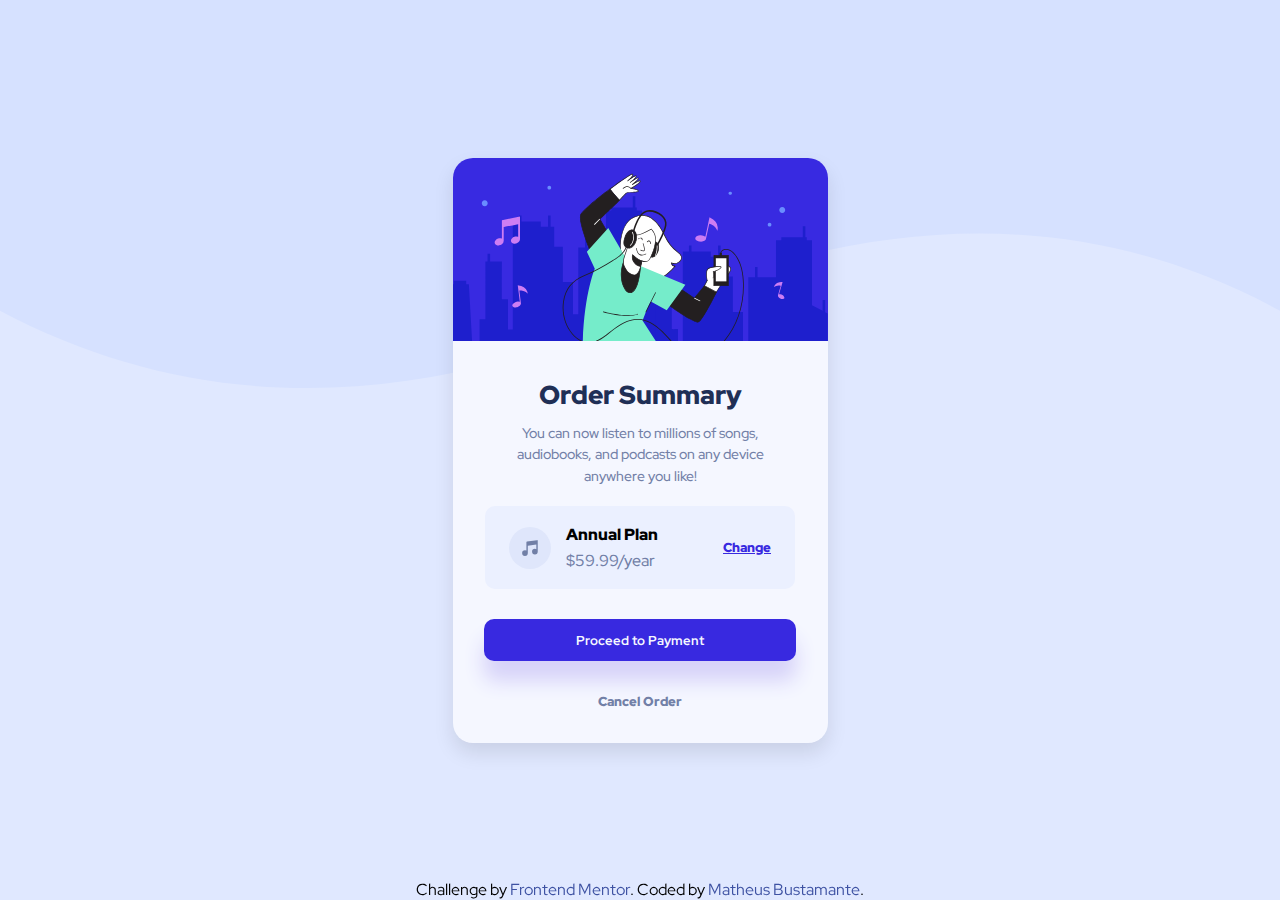
<file: layout-summary-hero/index.html>
<!DOCTYPE html>
<html lang="pt-br">
<head>
  <meta charset="UTF-8">
  <meta name="viewport" content="width=device-width, initial-scale=1.0"> <!-- displays site properly based on user's device -->
  <meta name="description" content="Componente de resumo da ordem">
  <link rel="icon" type="image/png" sizes="32x32" href="./images/favicon-32x32.png">
  <link rel="stylesheet" href="./css/style.css">
  <link rel="stylesheet" href="./css/media-query.css">
  <title>Frontend Mentor | Order summary card</title>
  <link rel="preconnect" href="https://fonts.googleapis.com">
  <link rel="preconnect" href="https://fonts.gstatic.com" crossorigin>
  <link href="https://fonts.googleapis.com/css2?family=Red+Hat+Display:ital,wght@0,300..900;1,300..900&display=swap" rel="stylesheet">
  <!-- Feel free to remove these styles or customise in your own stylesheet 👍 -->
</head>
<body>
  <main class="director-container">
    <figure class="box-img">
        <img src="images/illustration-hero.svg" width="450" height="220" alt="Herói da ilustração">
    </figure>
    <div class="box-information">
      <h1>Order Summary</h1>
      <p>
        You can now listen to millions of songs, audiobooks, and podcasts on any
        device anywhere you like!
      </p>
        <div class="information-container-bg">
          <div class="information-plan">
            <img src="images/icon-music.svg" width="48" height="48" alt="Ícone de musica">
            <p class="plan">Annual Plan <span>$59.99/year</span></p>
            <a href="./">Change</a>
          </div>
        </div>
      <button class="btn-1">Proceed to Payment</button>
      <button class="btn-2">Cancel Order</button>
    </div>
  </main>

  <footer class="attribution">
    Challenge by <a href="https://www.frontendmentor.io?ref=challenge" target="_blank">Frontend Mentor</a>. 
    Coded by <a href="#">Matheus Bustamante</a>.
  </footer>
</body>
</html>
</file>
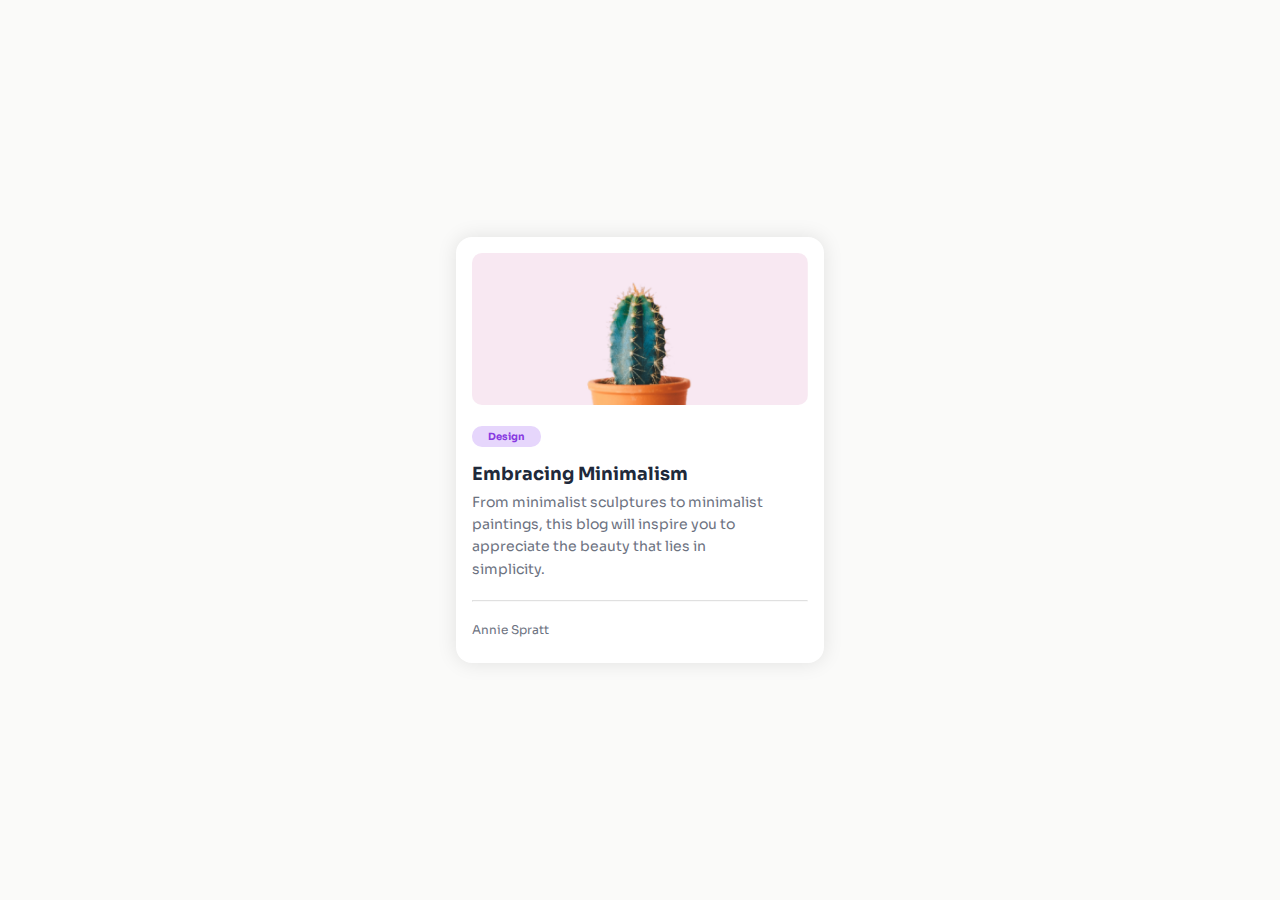
<file: mini-blog-card/index.html>
<!DOCTYPE html>
<html lang="pt-br">
<head>
  <meta charset="UTF-8">
  <meta name="description" content="Mini Blog Card">
  <meta name="viewport" content="width=device-width, initial-scale=1.0">
  <title>Mini Blog Card</title>
  <link rel="preconnect" href="https://fonts.googleapis.com">
  <link rel="preconnect" href="https://fonts.gstatic.com" crossorigin>
  <link href="https://fonts.googleapis.com/css2?family=Sora:wght@100..800&display=swap" rel="stylesheet">
  <link rel="stylesheet" href="style.css">
</head>
<body>
  <main>
    <img src="img/cactus_img.jpg" width="1482" height="670" alt="Image of a Cactus">
    <span class="span-1">Design</span>
    <h1>Embracing Minimalism</h1>
    <p>From minimalist sculptures to minimalist paintings, this blog will inspire you to appreciate the beauty that lies in simplicity.</p>

    <hr>

    <span class="span-2">Annie Spratt</span>
  </main>
</body>
</html>
</file>
<file: blog-cartao-negocios/style.css>
* {
  margin: 0;
  padding: 0;
}

body {
  background-color: #F2F5F9;
  display: flex;
  justify-content: center;
  align-items: center;
  margin: 0 auto;
  height: 100vh;
  font-family: 'Lato', sans-serif;
}

main {
  max-width: 430px;
  height: auto;
  background-color: #FFFFFF;
  position: relative;
  border-radius: 10px;
  padding-bottom: 10px;
  box-shadow: 5px 5px 15px rgb(0, 0, 0, 0.1);
}

.overlay-img {
  position: absolute;
  top: -20px;
  padding: 0px;
  margin: 0px;
} 

img {
  max-width: 100%;
  height: 100%;
  border-radius: 10px 10px 0 0;
}

h1 {
  font-size: 1.5rem;
  font-family: 'Poppins', sans-serif;
  font-weight: 600;
  line-height: 1.6;
  padding: 12px 0 0 36px;
  margin-bottom: 16px;
  color: #111729;
}

p {
  padding: 0 36px;
  line-height: 1.4;
  margin-bottom: 20px;
  color: #677489;
}

.decoracao {
  width: 100%;
  height: 2px;
  background-color: #F2F5F9;
} 

.box-flex {
  display: flex;
  gap: 20px;
  padding: 24px 36px;
}

.avatar-img {
  width: 36px;
  height: 36px;
  border-radius: 50%;
  border: 2px solid #F2F5F9;
}

h2 {
  font-size: 1rem;
}

span {
  font-size: 0.825rem;
  font-weight: 600;
  color: #677489;
}
</file>
<file: cartao-de-perfil/css/style.css>
:root {
  --cor-primaria-1: hsl(185, 75%, 39%);
  --cor-primaria-2: hsl(229, 23%, 23%);
  --cor-primaria-3: hsl(227, 10%, 46%);
  --cor-neutra-1: hsl(0, 0%, 59%);
}

* {
  padding: 0;
  margin: 0;
}

body {
  display: flex;
  justify-content: center;
  align-items: center;
  margin: 0 auto;
  height: 100vh;
  font-family: "Kumbh Sans", sans-serif;
  background-color: var(--cor-primaria-1);
  background-image: url('../images/bg-pattern-top.svg'), url('../images/bg-pattern-bottom.svg');
  background-repeat: no-repeat, no-repeat;
  background-position: right 50vw bottom 50vh, left 50vw top 50vh;
}

hr {
  opacity: 0.3;
  margin-bottom: 24px;
}

.container-principal {
  width: auto;
  height: auto;
  background-color: #fff;
  border-radius: 10px;
  position: relative;
  
}

.imagem-bg-container {
  border-radius: 10px 10px 0 0;
}

.informacoes-avatar {
  display: flex;
  flex-direction: column;
  align-items: center;
}

.informacoes-avatar h1 {
  font-size: 1.125rem;
  font-weight: 700;
  padding-top: 60px;
  padding-bottom: 10px;
  color: var(--cor-primaria-2);
}

.informacoes-avatar h1 span {
  font-weight: 400;
  color: var(--cor-neutra-1);
}

.informacoes-avatar > img {
  position: absolute;
  transform: translate( 0%, -60%);
  border-radius: 50%; 
  border: 5px solid #fff;
}

.informacoes-avatar h2 {
  font-size: 0.895rem;
  font-weight: 400;
  color: var(--cor-neutra-1);
  padding-bottom: 20px;
}

.informacoes-numeros {
  display: grid;
  grid-template-columns: 1fr 1fr 1fr;
  justify-items: center;
}

.informacoes-numeros p {
  font-size: 1.25rem;
  font-weight: 700;
  color: var(--cor-primaria-2);
  margin-bottom: 5px;
}

.informacoes-numeros span {
  letter-spacing: 1.6px;
  color: var(--cor-neutra-1);
  font-size: 0.625rem;
  padding-bottom: 24px;
}

.attribution { 
  font-size: 1rem; 
  text-align: center;
  bottom: 0; 
  position: fixed;
  width: 100%;
}

.attribution a {
  color: hsl(228, 45%, 44%);
  text-decoration: none;
}

@media (max-width: 800px) {
  .attribution { 
    font-size: 0.825rem; 
  }
}
</file>
<file: cartao-de-visita-responsivo/css/style.css>
@charset "UTF-8";

@import url("./global/global.css");

@import url("./global/home.css");

@import url("./utilidades/cores.css");

@import url("./utilidades/tipografia.css");
</file>
<file: cartao-visualizacao-responsivo/css/style.css>
:root {
  --cor-primaria-1: hsl(233, 47%, 7%);
  --cor-primaria-2: hsl(244, 38%, 16%);
  --cor-primaria-3: hsl(277, 64%, 61%);
  --cor-neutra-1: hsl(0, 0%, 100%);
  --cor-neutra-2: hsla(0, 0%, 100%, 0.75);
  --cor-neutra-3: hsla(0, 0%, 100%, 0.6);
}

* {
  margin: 0;
  padding: 0;
  box-sizing: border-box;
}

body {
  background: var(--cor-primaria-1);
  display: flex;
  justify-content: center;
  align-items: center;
  margin: 0 auto;
  height: 100vh;
  width: 100vw;
}

.container-principal {
  display: grid;
  grid-template-columns: 1fr 1fr;
  max-width: 1030px;
  height: auto;
  width: 100%;
  background: var(--cor-primaria-2);
  position: relative;
  border-radius: 10px;
  overflow: hidden;
}

img {
  max-width: 100%;
  height: 100%;
}

.bg-imagem::after {
  content: '';
  display: block;
  position: absolute;
  top: 50%;
  left: 80%;
  transform: translate(-60%, -50%);
  width: 50%;
  height: 100%;
  background-color: hsla(280, 100%, 25%, 0.5);
  border-radius: 0 10px 10px 0;
}

.container-informacoes h1 {
  font: 700 2rem "Inter", sans-serif;
  padding: 60px 0 24px 60px;
  color: var(--cor-neutra-1);
  max-width: 20ch;
}

.span-informacao {
  color: var(--cor-primaria-3);
}

.container-informacoes p {
  max-width: 40ch;
  color: var(--cor-neutra-3);
  font: 400 0.837em / 1.8 "Inter", sans-serif;
  margin-left: 60px;
}

.numeros {
  display: grid;
  grid-template-columns: repeat(3, 1fr);
  max-width: 260px;
  padding: 60px 60px;
  gap: 60px;
}

.item-numero {
  font: 700 1.4rem "Inter", sans-serif;
  color: var(--cor-neutra-1);
}

.ultimo-item {
  font: 400 0.725rem "Lexend Deca", sans-serif;
  letter-spacing: 1px;
  color: var(--cor-neutra-3);
  text-transform: uppercase;
  display: block;
  margin-top: 10px;
}

.attribution {
  font-size: 1rem; 
  text-align: center;
  bottom: 0;
  position: fixed;
  width: 100%;
  color: white;
}

.attribution a { 
  color: hsl(228, 45%, 44%); 
  text-decoration: none;
}
</file>
<file: cartao-visualizacao-responsivo/css/media-query.css>
@media (max-width: 800px) {
  body {
    height: auto;
    padding-bottom: 30px;
    padding-top: 30px;
    overflow-x: hidden;
  }

  img {
    height: 100%;
  }

  .container-principal {
    grid-template-columns: 1fr;
    max-width: 375px;
  }

  .container-informacoes {
    grid-row: 2;
  }

  .bg-imagem::after {
    content: '';
    display: block;
    position: absolute;
    top: 10%;
    left: 50%;
    transform: translate(-50%, -50%);
    width: 100%;
    height: 50%;
    border-radius: 0 10px 0 0;
  }

  .container-informacoes h1 {
    text-align: center;
    padding: 30px 20px;
  }

  .container-informacoes p {
   max-width: 240px;
   text-align: center;
  }

  .numeros {
    grid-template-columns: 1fr;
    max-width: none;
    padding: 20px;
    gap: 20px;
    margin-bottom: 10px;
   }

   .item-numero {
    text-align: center;
   }

  .ultimo-item {
    text-align: center;
  }

  .attribution {
    font-size: 0.825rem;
  }

}
</file>
<file: Dev-challenge-formulario/css/style.css>
* {
  margin: 0px;
  padding: 0px;
  box-sizing: border-box;
}

:root {
  --cor-1: #4036A9;
  --cor-2: #111729;
  --cor-3: #CDD5E0;
  --cor-4: #F8FAFC;
  --cor-5: #FFFFFF;
}

body {
  background: url('../img/bg-image.svg') no-repeat;
  background-size: cover;
  font-family: Be Vietnam Pro;
  display: flex;
  justify-content: center;
  align-items: center;
  position: relative; 
}

main {
  margin-top: 60px;
  padding-bottom: 30px;
}

header {
  position: absolute;
  top: 0;
  left: 0;
  padding: 20px 60px;
}

form label {
  font-size: 0.875rem;
  font-weight: 400;
  color: var(--cor-5);
  display: block;
  pointer-events: none;
  transition: all 0.2s ease;
  margin-bottom: 3px;
}

input[type="text"],
input[type="email"],
textarea {
  margin-bottom: 10px;
  padding: 22px 80px;
  border-radius: 15px;
  border: none;
  width: 100%;
  box-sizing: border-box; 
  resize: none;
}

input::placeholder {
  font: 700 1rem 'Be vietnam Pro', sans-serif;
  transform: translate(-60px, 0);
}

select {
  font: 700 1rem 'Be vietnam Pro', sans-serif;
  color: #111729;
  margin: 0;
  appearance: none;
  padding: 22px 18px;
  width: 100%;
  border-radius: 15px;
}

textarea::placeholder {
  font: 700 1rem 'Be vietnam Pro', sans-serif;
  transform: translate(-60px, 0);
  color: #111729;
}

section {
  position: relative;
}

.titulo h1 {
  font-size: 4rem;
  color: var(--cor-5);
  text-align: center;
  margin-bottom: 10px;
}

.titulo h2 {
  font-size: 2rem;
  font-weight: 500;
  color: var(--cor-5);
  text-align: center;
  line-height: 1.6;
}

.formulario-bg {
  background-color: hsla(290,60%,70%,0.2);
  border-radius: 20px;
}

.formulario {
  display: grid;
  grid-template-columns: 1fr 1fr;
  margin-top: 32px;
  gap: 15px;
  padding: 30px;
}

.formulario .caixa-grande {
  grid-column: span 2;
}

.submit {
  grid-column: span 2;
}

input[type="submit"]{
  width: 100%;
  padding: 20px;
  border-radius: 15px;
  border: none;
  cursor: pointer;
  font: 700 1.25rem 'Be Vietnam Pro', sans-serif;
  color: var(--cor-1);
}

.company::after {
 content: '';
 display: inline-block;
 background: url('../img/Expand_down.svg');
 width: 24px;
 height: 24px;
 position: absolute;
 left: 280px;
 top: 40px;
}

.subject::after {
  content: '';
  display: inline-block;
  background: url('../img/Expand_down.svg');
  width: 24px;
  height: 24px;
  position: absolute;
  left: 280px;
  top: 40px;
}
</file>
<file: Dev-challenge-formulario/css/media-query.css>
@media (min-width: 1920px) {
  body {
    overflow: hidden;
  }
} 

@media (max-width: 1024px) {
  body {
    height: 100vh;
  }

  header {
    left: -20px;
  }

  main {
    width: 95%;
  }

  .titulo {
    margin-top: 120px;
    margin-bottom: 60px;
  }

  .titulo h1 {
    font-size: 3rem;
    margin-bottom: 10px;
  }

  .titulo h2 {
    font-size: 1rem;
    margin-bottom: 10px;
  }

  .company::after {
    left: 390px;
    top: 39px;
  }  
  
  .subject::after {
    left: 390px;
    top: 39px;
  }
} 

@media (max-width: 600px) {
  body {
    height: auto;
  }

  header {
    left: -40px;
  }

  main {
    width: 450px;
  }

  .titulo {
    margin-top: 30px;
    margin-bottom: 60px;
  }

  .titulo h1 {
    font-size: 2rem;
    margin-bottom: 10px;
  }

  .formulario {
    display: flex;
    flex-direction: column;
    padding-bottom: 100px;
  }

  .company::after {
    left: 350px;
    top: 39px;
  }  
  
  .subject::after {
    left: 350px;
    top: 39px;
  }
}
</file>
<file: layout-4-secoes/css/style.css>
* {
  margin: 0;
  padding: 0;
}

:root {
  --red: hsl(0, 78%, 62%);
  --cyan: hsl(180, 62%, 55%);
  --orange: hsl(34, 97%, 64%);
  --blue: hsl(212, 86%, 64%);

  --Very-Dark-Blue: hsl(234, 12%, 34%);
  --Grayish-Blue: hsl(229, 6%, 66%);
  --Very-Light-Gray: hsl(0, 0%, 98%);
}

body {
  display: flex;
  height: 100vh;
  justify-content: center;
  font-family: 'Poppins', Helvetica, sans-serif;
  background: var(--Very-Light-Gray);
}

main {
  max-width: 1440px;
}

.grid-container {
  display: grid;
  grid-template-columns: repeat(3, 330px);
  grid-template-rows: auto auto;
  gap: 30px;
}

.box-titulo {
  margin: 0 auto;
  max-width: 500px;
  padding-top: 60px;
}

.box-titulo h1 {
  color: var(--Grayish-Blue);
  text-align: center;
  font-size: 2.2rem;
  font-weight: 200;
  margin: 0 auto;
  padding-bottom: 16px;
  max-width: 25ch;
}

.box-titulo span {
  font-weight: 600;
  color: var(--Very-Dark-Blue);
}

.box-titulo p {
  font-size: 0.937rem;
  font-weight: 400;
  color: var(--Grayish-Blue);
  text-align: center;
  padding-bottom: 60px;
  max-width: 60ch;
}

.container-informacoes {
  height: 260px;
  background: #fff;
  border-radius: 4px 4px 10px;
  box-shadow: 0 15px 20px rgba(0, 0, 0, 0.1);;
}

.container-informacoes h2 {
  font-size: 1.2rem;
  padding: 20px 20px 0;
  color: var(--Very-Dark-Blue);
}

.container-informacoes p {
  font-size: 0.825rem;
  padding: 12px 20px;
  color: var(--Grayish-Blue);
  line-height: 1.6;
}

.container-informacoes img {
  margin-top: 60px;
  margin-right: 25px;
}

.container-informacoes:nth-of-type(1) {
  border-top: 3px solid var(--cyan);
}

.container-informacoes:nth-of-type(2) {
  border-top: 3px solid var(--red);
}

.container-informacoes:nth-of-type(3) {
  border-top: 3px solid var(--orange);
}

.container-informacoes:nth-of-type(4) {
  border-top: 3px solid var(--blue);
}

.box-icone {
  display: flex;
  justify-content: flex-end;
}

.box-column {
  grid-column: -3;
  grid-row: 2;
}

.col-row {
  transform: translate(0%, 55%);
}

footer {
  bottom: 0;
  position: fixed;
  width: 100%;
}

.attribution { 
  font-size: 1rem; 
  text-align: center;
}

.attribution a { 
  color: hsl(228, 45%, 44%);
  text-decoration: none;
}
</file>
<file: layout-4-secoes/css/media-querie.css>
@media (max-width: 1065px) {
  body {
    padding-top: 0px;
  }

  .grid-container {
    grid-template-columns: repeat(3, 280px);
  }

  .container-informacoes {
    height: 250px;
  }

  .attribution {
    font-size: 0.825rem;
  }
}

@media (max-width: 800px) {
  body {
    padding-top: 60px;
  }

  main {
    max-width: 330px;
  }

  .grid-container {
    display: flex;
    flex-direction: column;
    padding-bottom: 60px;
  }

  .box-titulo {
    padding-top: 0;
  }
  
  .box-titulo h1 {
    font-size: 1.5rem;
  }

  .box-titulo p {
    margin: 0 auto;
    max-width: 33ch;
  }

  .container-informacoes {
    height: 200px;
  }

  .container-informacoes img {
    margin-top: 10px;
    margin-right: 25px;
  }

  .box-column p {
    max-width: 260px;
  }

  .col-row {
    transform: none;
  }

  .col-row p {
    max-width: 260px;
  }
}
</file>
<file: layout-cartao-visualizacao/css/style.css>
@charset "UTF-8";
* {
  margin: 0px;
  padding: 0px;
  box-sizing: border-box;
}

:root {
  --primaria-1: hsl(215, 51%, 70%);
  --primaria-2: hsl(178, 100%, 50%);
  --neutra-1: hsl(217, 54%, 11%);
  --neutra-2: hsl(216, 50%, 16%);
  --neutra-3: hsl(215, 32%, 27%);
  --neutra-4: hsl(0, 0%, 100%);
}

body {
  font-family: Outfit;
  display: flex;
  align-items: center;
  justify-content: center;
  margin: 0;
  height: 100vh;
  background-color: var(--neutra-1);
}

section {
  box-shadow: 0px 20px 5px 10px var(--neutra-1);
  max-width: 330px;
  height: 565px;
}

.container {
  max-width: 330px;
  height: 565px;
  background-color: var(--neutra-2);
  border-radius: 10px;
  position: relative;
}

.img-cubo {
  max-width: 100%;
  height: auto;
  border-radius: 10px;
}

.container-imagem {
  padding: 24px 24px;
  position: relative;
}

.container-imagem::after {
  content: "";
  position: absolute;
  left: 7%;
  top: 6%;
  width: 285px;
  height: 285px;
  background-color: transparent;
  opacity: 0;
  transition: opacity 0.3s ease;
  border-radius: 10px;
}

.container-imagem:hover::after {
  opacity: 0.5;
  background-color: var(--primaria-2);
  cursor: pointer;
}

.container-imagem::before {
  content: "";
  display: block;
  background-image: url("../images/icon-view.svg");
  display: block;
  width: 48px;
  height: 48px;
  position: absolute;
  top: 150px;
  left: 145px;
  display: none;
}

.container-imagem:hover::before {
  display: block;
}

.container-titulo {
  font-size: 1.3rem;
  font-weight: 600;
  color: var(--neutra-4);
  padding: 0 20px;
  margin-bottom: 10px;
}

.container-titulo:hover {
  color: var(--primaria-2);
  cursor: pointer;
}

.p1 {
  font-weight: 300;
  padding: 10px 20px;
  max-width: 30ch;
  color: var(--primaria-1);
  opacity: 0.6;
  margin-bottom: 10px;
}

.container-informacao {
  display: flex;
  justify-content: space-between;
  margin-bottom: 20px;
}

.item-numbers {
  font-size: 0.895rem;
  color: var(--primaria-2);
  padding-left: 24px;
  display: flex;
  align-items: center;
  gap: 10px;
}

.item-numbers::before {
  content: "";
  display: block;
  width: 11px;
  height: 18px;
  background-image: url("../images/icon-ethereum.svg");
  background-size: contain;
}

.item-dias {
  font-size: 0.895rem;
  color: var(--primaria-1);
  opacity: 0.8;
  padding-right: 36px;
  display: flex;
  align-items: center;
  gap: 10px;
}

.item-dias::before {
  content: "";
  display: block;
  width: 17px;
  height: 17px;
  background-image: url("../images/icon-clock.svg");
  background-size: contain;
}

.decoracao {
  background: var(--neutra-3);
  width: 280px;
  height: 1px;
  margin-left: 20px;
  margin-bottom: 20px;
}

.container-avatar {
  display: flex;
  align-items: center;
  gap: 5px;
  padding: 0 24px;
}

.img-avatar {
  width: 32px;
  height: auto;
  border: 1px solid var(--neutra-4);
  border-radius: 50%;
  margin-right: 10px;
}

.p2 {
  font-size: 0.895rem;
  color: var(--primaria-1);
  opacity: 0.8;
}

.nome-pessoa {
  color: var(--neutra-4);
  margin-left: 4px;
}

.nome-pessoa:hover {
  color: var(--primaria-2);
  cursor: pointer;
}

.attribution {
  font-size: 1rem;
  text-align: center;
  position: fixed;
  width: 100%;
  bottom: 0;
}

.attribution a {
  color: hsl(228, 45%, 44%);
  text-decoration: none;
}

@media (max-width: 800px) {
  .attribution {
    font-size: 0.825rem;
  }
}
</file>
<file: layout-chat-app/css/style.css>
* {
  margin: 0;
  padding: 0;
}

:root {
  /* primary */
  --pale-Violet: hsl(276, 100%, 81%);
  --moderate-Violet: hsl(276, 55%, 52%);
  --desaturated-Dark-Violet: hsl(271, 15%, 43%);
  --grayish-Blue: hsl(206, 6%, 79%);
  --Very-Dark: hsl(271, 36%, 24%);
  --Dark-Grayish-Violet: hsl(270, 7%, 64%);

  /* Neutral */
  --White: hsl(0, 0%, 100%);
  --Light-Grayish-Violet: hsl(270, 20%, 96%);
  --Very-Dark-Desaturated-Violet: hsl(271, 36%, 24%);
  --Very-Light-Magenta: hsl(289, 100%, 72%);

  /* gradients */
  --Light-Magenta: hsl(293, 100%, 63%);
  --Light-Violet: hsl(264, 100%, 61%);
}

body {
  display: flex;
  justify-content: center;
  align-items: center;
  height: 100vh;
  font-family: "Rubik", Arial, sans-serif;
  background: var(--Light-Grayish-Violet);
  position: relative;
  overflow: hidden;
}

main {
  max-width: 1440px;
  display: flex;
  align-items: center;
}

.bg-box {
  height: 1200px;
  width: 35vw;
  background: linear-gradient(to top, hsl(264, 100%, 61%), hsl(293, 100%, 63%));
  transform: translate(-300px, -20%);
  border-radius: 0 0 300px 300px;
}

.bg-box-2 {
  height: 1280px;
  width: 30vw;
  background: var(--grayish-Blue);
  opacity: 0.1;
  transform: translate(660px, 25%);
  border-radius: 300px 300px 0 0;
}

.container-phone {
  height: auto;
  width: 300px;
  transform: translate(-900px, -30px);
  border: 10px solid var(--White);
  border-radius: 20px;
  background: var(--Light-Grayish-Violet);
  box-shadow: 0px 1px 15px 5px rgba(0, 0, 0, 0.1);
}

.container-phone::after {
  content: "";
  width: 160px;
  height: 32px;
  display: block;
  background-color: white;
  position: absolute;
  top: -10px;
  left: 60px;
  border-radius: 0 0 15px 15px;
}

.container-avatar {
  display: flex;
  align-items: center;
  gap: 10px;
  background: linear-gradient(
    to right,
    hsl(264, 100%, 61%),
    hsl(293, 100%, 63%)
  );
  padding: 30px 0 10px 10px;
  position: relative;
  border-radius: 20px 20px 5px 5px;
}

.container-avatar h1 {
  font-size: 0.937rem;
  font-weight: 500;
  color: var(--White);
}

.container-phone .container-avatar h2 {
  font-size: 0.625rem;
  font-weight: 400;
  color: var(--pale-Violet);
}

.container-avatar img {
  width: 32px;
  height: 32px;
  border-radius: 50%;
  border: 2px solid var(--White);
}

.container-avatar::before {
  content: "";
  display: inline-block;
  background: url("../images/vector-figma-back.svg") no-repeat;
  height: 24px;
  width: 10px;
}

.container-avatar::after {
  content: "\22EE";
  display: inline-block;
  color: white;
  margin-left: 70px;
}

.container-chat-left {
  max-width: 140px;
  background-color: hsl(276, 100%, 95%);
  margin: 10px 0 10px 10px;
  padding: 10px;
  border-radius: 10px;
}

.container-chat-left > p {
  font-size: 0.625rem;
  color: var(--moderate-Violet);
  line-height: 1.5;
}

.container-chat-left-2 {
  max-width: 140px;
  background-color: hsl(276, 100%, 95%);
  margin: 10px 0 10px 10px;
  padding: 10px;
  border-radius: 10px;
  line-height: 1.5;
}

.container-chat-left-2 > p {
  font-size: 0.625rem;
  color: var(--moderate-Violet);
}

.dogs-image {
  display: flex;
  gap: 10px;
  justify-content: flex-end;
  margin: 10px;
}

.dogs-image img {
  width: 48px;
  height: 48px;
  border-radius: 10px;
}

.container-chat-right {
  max-width: 140px;
  background-color: var(--White);
  margin-left: 110px;
  padding: 10px;
  border-radius: 10px;
  margin-bottom: 10px;
}

.container-chat-right > p {
  font-size: 0.625rem;
  color: var(--desaturated-Dark-Violet);
}

.container-chat-right-2 {
  display: inline-block;
  background-color: var(--White);
  margin-left: 170px;
  padding: 10px;
  border-radius: 10px;
}

.container-chat-right-2 > p {
  font-size: 0.625rem;
  color: var(--desaturated-Dark-Violet);
}

.container-gradient {
  display: flex;
  justify-content: space-between;
  align-items: flex-end;
  max-width: 170px;
  background: linear-gradient(to right, hsl(293, 100%, 63%), hsl(264, 100%, 61%));
  margin: 10px;
  padding: 10px;
  border-radius: 10px;
}

.container-gradient span:first-child {
  font-size: 0.625rem;
  color: var(--White);
}

.container-gradient span:last-child {
  font-size: 0.937rem;
  font-weight: 600;
  color: var(--White);
}

.container-gradient span:first-child::before {
  content: '';
  display: inline-block;
  margin-right: 5px;
  width: 10px;
  height: 10px;
  border-radius: 50%;
  border: 2px solid var(--Dark-Grayish-Violet);
  opacity: 0.5;
  vertical-align: middle;
}

.container-input::after {
  content: '';
  display: inline-block;
  width: 10px;
  height: 10px;
  padding: 10px;
  background-color: var(--Very-Dark-Desaturated-Violet);
  border-radius: 50%;
  position: absolute;
  transform: translate(-48px, 13px);
  z-index: 0;
}

.container-input::before {
  content: '>';
  color: var(--White);
  position: absolute;
  transform: translate(238px, 18px);
  z-index: 1;
}

input[type=text] {
  width: 85%;
  border-radius: 30px;
  border: none;
  padding: 10px 10px;
  margin: 10px;
}

input::placeholder {
  font-size: 0.625rem;
  color: var(--grayish-Blue);
  padding: 10px;
} 

.container-information {
  position: absolute;
  top: 320px;
  right: 500px;
}

.container-information h1 {
  font-size: 2.5rem;
  font-weight: 500;
  color: var(--Very-Dark-Desaturated-Violet);
  margin-bottom: 20px;
}

.container-information > p {
  max-width: 45ch;
  color: var(--Dark-Grayish-Violet);
  line-height: 1.6;
}

.attribution {
  bottom: 0;
  position: fixed;
  max-width: 100%;
  font-size: 1rem;
  text-align: center;
}

.attribution a {
  color: hsl(228, 45%, 44%);
  text-decoration: none;
}
</file>
<file: layout-chat-app/css/media-query.css>
@media (max-width: 1440px) {
  .bg-box {
    height: 960px;
    transform: translate(-160px, -15%);
  }

  .bg-box-2 {
    transform: translate(480px, 380px);
  }

  .container-information {
    top: 300px;
    right: 300px;
  }

  .container-phone {
    transform: translate(-750px, -10px);
  }

  .container-input::before {
    transform: translate(258px, 18px);
  }
}

@media (max-width: 1024px) {
  .bg-box {
    height: 960px;
    transform: translate(-90px, -20%);
  }

  .container-phone {
    width: auto;
    transform: translate(-500px, -50px);
  }

  .container-information {
    top: 280px;
    right: 40px;
  }

  .container-input::before {
    transform: translate(233px, 18px);
  }
}

@media (max-width: 800px) {
  body {
   overflow-y: auto;
  }

  .bg-box {
    width: 90vw;
    transform: translate(130px, -20%);
  }

  .bg-box-2 {
    height: 700px;
    width: 100vw;
    transform: translate(180px, 380px);
  }

  .container-phone {
    transform: translate(-450px, 50px);
  }

  .container-avatar h1 {
    font-size: 0.8rem;
    margin-bottom: 3px;
  }

  .container-information {
    top: 700px;
    right: 60px;
    padding-bottom: 60px;
  }

  .container-information h1 {
    font-size: 3rem;
    text-align: center;
  }

  .container-information p {
    max-width: 30ch;
    text-align: center;
  }

  .container-input::before {
    transform: translate(217px, 18px);
  }

  .container-input::after {
    transform: translate(205px, -42px);
  }

  .attribution {
    font-size: 0.625rem;
  }
}
</file>
<file: layout-estatisticas/css/style.css>
@import url('./global.css');

@import url('./home/introducao.css');

@import url('./utilidades/cores.css');

@import url('./utilidades/tipografia.css');
</file>
<file: layout-grid-3-colunas/css/style.css>
:root {
  --cor-primaria-1: hsl(31, 77%, 52%);
  --cor-primaria-2: hsl(184, 100%, 22%);
  --cor-primaria-3: hsl(179, 100%, 13%);
  --cor-neutra-1:  hsla(0, 0%, 100%, 0.75);
  --cor-neutra-2: hsl(0, 0%, 95%);
}

* {
  margin: 0;
  padding: 0;
}

body {
  background-color: var(--cor-neutra-2);
  display: flex;
  justify-content: center;
  align-items: center;
  height: 100vh;
  margin: 0 auto;
}

h1 {
  color: var(--cor-neutra-2);
  font: 700 2.25rem "Big Shoulders Display", sans-serif;
  text-transform: uppercase;
  letter-spacing: 0.1rem;
  padding: 0 42px;
}

p {
  color:  var(--cor-neutra-1);
  font: 400 0.825rem / 1.8 "Lexend Deca", sans-serif;
  font-style: normal;
}

img {
  padding: 32px 42px;
}

button {
  font: 400 0.937rem "Lexend Deca", sans-serif;
  padding: 12px 24px;
  border-radius: 36px;
  border: none;
  cursor: pointer;
  margin-top: 50px;
  margin-left: 42px;
}

.caixa-principal {
  display: grid;
  grid-template-columns: repeat(3, 1fr);
  max-width: 900px;
  height: auto;
  width: 100%;
  background-color: #2222;
  border-radius: 10px;
}

.container-informacao {
  padding-bottom: 48px;
}

.container-informacao:nth-child(1) {
  border-radius: 10px 0 0 10px;
}

.container-informacao:nth-child(3) {
  border-radius: 0 10px 10px 0;
}

.box-sedan-bg {
  background-color: var(--cor-primaria-1);
}

.p1 {
  max-width: 180px;
  padding: 32px 42px;
}

.box-suvs-bg {
  background-color: var(--cor-primaria-2);
}

.p2 {
  max-width: 185px;
  padding: 32px 42px;
}

.box-luxury-bg {
  background-color: var(--cor-primaria-3);
}

.p3 {
  max-width: 185px;
  padding: 32px 42px;
}

.cor-botao-1 {
  color: var(--cor-primaria-1);
}

.cor-botao-2 {
  color: var(--cor-primaria-2);
}

.cor-botao-3 {
  color: var(--cor-primaria-3);
}

.attribution { 
  font-size: 1rem; 
  text-align: center;
  width: 100%;
  bottom: 0;
  position: fixed;
}

.attribution a { 
  color: hsl(228, 45%, 44%); 
  text-decoration: none;
}
</file>
<file: layout-grid-3-colunas/css/media-query.css>
@media (max-width: 800px) {
  body {
    height: auto;
    padding-bottom: 60px;
    padding-top: 60px;
  }

  p {
    max-width: 200px !important;
    padding: 20px 42px !important;
  }

  button {
    margin-top: -5px;
  }

  .caixa-principal {
    grid-template-columns: 1fr;
    max-width: max-content;
  }


  .container-informacao {
    padding-bottom: none;
    padding-left: 8px;
    padding-right: 8px;
  }

  .container-informacao:nth-child(1) {
    border-radius: 10px 10px 0 0;
  }

  .container-informacao:nth-child(3) {
    border-radius: 0 0 10px 10px;
  }
}
</file>
<file: layout-GRID-responsivo/css/style.css>
:root {
  --cor-primaria-1: hsl(263, 55%, 52%);
  --cor-primaria-2: hsl(217, 19%, 35%);
  --cor-primaria-3: hsl(219, 29%, 14%);
  --cor-primaria-4: hsl(0, 0%, 100%);
  --cor-neutra-1: hsl(0, 0%, 81%);
  --cor-neutra-2: hsl(210, 46%, 95%);
}

body {
  min-height: 100vh;
  font-family: "Barlow Semi Condensed", sans-serif;
  background: var(--cor-neutra-2);
  overflow: hidden;
}

blockquote, p, h1 {
  margin: 0;
  padding: 0;
}

main {
  display: grid;
  grid-template-columns: repeat(4, 1fr);
  grid-template-areas: 
  "content-top-1 content-top-1 box-top-1 sidenav"
  "box-bottom-1 box-bottom-2 box-bottom-2 sidenav";
  grid-template-rows: repeat(auto-fit, 1fr);
  gap: 20px;
  max-width: 1200px;
  margin: 0 auto;
  padding-top: 120px;
  position: relative;
}

img {
  border-radius: 50%;
  width: 32px;
  height: 32px;
}

.container-avatar {
  display: flex;
  align-items: center;
  gap: 20px;
  padding: 32px 0 0 32px;
  margin-bottom: 20px;
}

.container-items {
  display: flex;
  flex-direction: column;
}

.span-man {
  color: var(--cor-neutra-2);
  font-size: 0.937rem;
  font-weight: 600;
}

.span-man-2 {
  color: var(--cor-neutra-2);
  opacity: 50%;
  font-size: 0.812rem;
  font-weight: 400;
}

.span-woman {
  color: var(--cor-primaria-3);
  font-size: 0.937rem;
}

.span-woman-2 {
  color: var(--cor-primaria-3);
  opacity: 50%;
  font-size: 0.812rem;
}

#p-avatar-1 {
  max-width: 30rem;
}

#p-avatar-2 {
  max-width: 190px;
}

#p-avatar-5 {
  max-width: 29rem;
}

.quote-man {
  color: var(--cor-neutra-2);
  opacity: 50%;
  font-size: 0.812rem;
  line-height: 1.4;
  padding: 0 38px;
}

.quote-woman {
  color: var(--cor-primaria-2);
  opacity: 70%;
  max-width: 29ch;
  font-size: 0.812rem;
  line-height: 1.4;
  padding: 0 30px;
}

.box {
  border-radius: 10px;
  padding-bottom: 25px;
}

.box:nth-of-type(1) h1,
.box:nth-of-type(5) h1 {
  max-width: 90%;
}

.box:nth-of-type(2) h1,
.box:nth-of-type(3) h1, 
.box:nth-of-type(4) h1 {
  max-width: 70%;
  /*max-width: 200px;*/
}


.box:nth-of-type(1) h1,
.box:nth-of-type(2) h1,
.box:nth-of-type(5) h1 {
  color: var(--cor-neutra-2);
  font-size: 1.25rem;
  font-weight: 600;
  padding: 0 38px;
  margin-bottom: 20px;
  letter-spacing: 0.4px;
  line-height: 1.4;
}

.box:nth-of-type(3) h1,
.box:nth-of-type(4) h1 {
  color: var(--cor-primaria-2);
  padding: 0 30px;
  margin-bottom: 20px;
}

.first-container-top {
  grid-area: content-top-1;
  background-color: var(--cor-primaria-1);
}

.first-container-top h1 {
  position: relative;
  z-index: 1;
}

.first-container-top img {
  border: 3px solid hsla(0, 0%, 81%, 0.6);
}

.first-container-top::before {
  content: '';
  background-image: url('../images/bg-pattern-quotation.svg');
  background-repeat: no-repeat;
  width: 104px;
  height: 102px;
  position: absolute;
  left: 380px;
  top: 130px;
}

.second-container-right {
  grid-area: box-top-1;
  background-color: var(--cor-primaria-2);
}

.third-container-sidenav {
  grid-area: sidenav;
  background-color: var(--cor-primaria-4);
  box-shadow: 5px 5px 15px 0px rgba(44,44,44, 0.15);
}

.fourth-container-bottom {
  grid-area: box-bottom-1;
  background-color: var(--cor-primaria-4);
  box-shadow: 5px 5px 15px 0px rgba(44,44,44, 0.15);
}

.fifith-container-bottom {
  grid-area: box-bottom-2;
  background-color: var(--cor-primaria-3);
}

.fifith-container-bottom img {
  border: 2px solid var(--cor-primaria-1);
}

.attribution { 
  font-size: 1rem; 
  text-align: center;
  bottom: 0;
  position: fixed;
  width: 100%;
}

.attribution a { 
  color: hsl(228, 45%, 44%);
  text-decoration: none;
}
</file>
<file: layout-GRID-responsivo/css/media-query.css>
@media(max-width: 1366px) {
  main {
   padding-top: 5px;
  }

  .first-container-top::before {
    left: 400px;
    top: 25px;
  }
}

/* MEDIA 1060px */
@media (max-width: 1060px) { 
.box:nth-of-type(1) h1,
.box:nth-of-type(5) h1 {
  max-width: 90%;
  font-size: 1.125rem;
  line-height: 1.2;
}

.box:nth-of-type(2) h1,
.box:nth-of-type(3) h1, 
.box:nth-of-type(4) h1 {
  max-width: 90%;
  font-size: 1.125rem;
  line-height: 1.2;
}

.first-container-top::before {
  left: 330px;
  top: 130px;
}
}

/* MEDIA 900px */
@media (max-width: 900px) {
main {
  padding-top: 60px;
}

.container-avatar {
  gap: 10px;
}

.box:nth-of-type(1) h1,
.box:nth-of-type(5) h1 {
  max-width: 80%;
  font-size: 1.2rem;
}

.box:nth-of-type(2) h1,
.box:nth-of-type(3) h1, 
.box:nth-of-type(4) h1 {
  max-width: 80%;
  font-size: 1.2rem;
}

.first-container-top::before {
  left: 300px;
  top: 80px;
}
}

/* MEDIA 860px */
@media (max-width: 860px) {
body {
  overflow: scroll;
}

h1 {
  font-size: 2rem;
}

main {
  grid-template-columns: 375px;
  grid-template-areas: 
    "content-top-1"
    "box-top-1"
    "box-bottom-1"
    "box-bottom-2"
    "sidenav";
  padding-top: 60px;
  padding-bottom: 60px;
  justify-content: center;
  position: relative;
}

.container-avatar {
  gap: 20px;
}   

.box:nth-of-type(1) h1,
.box:nth-of-type(5) h1 {
  max-width: 27ch;
}

.box:nth-of-type(3) h1 {
  max-width: 30ch;
} 

.box:nth-of-type(4) h1 {
  max-width: 20ch;
}

#p-avatar-1 {
  max-width: 280px;
}

#p-avatar-2 {
  max-width: 280px;
}

#p-avatar-5 {
  max-width: 280px;
}

.box:nth-of-type(3) blockquote {
  max-width: 60ch;
} 

.box:nth-of-type(4) blockquote {
  max-width: 45ch;
} 

.first-container-top::before {
  left: 430px;
  top: 65px;
}

} 

/* MEDIA 600px */
@media (max-width: 600px) {
main {
  grid-template-columns: 375px;
  grid-template-areas: 
    "content-top-1"
    "box-top-1"
    "box-bottom-1"
    "box-bottom-2"
    "sidenav";
  padding-top: 60px;
  padding-bottom: 60px;
  justify-content: center;
  position: relative;
}

.container-avatar {
  gap: 20px;
}   

.box:nth-of-type(1) h1,
.box:nth-of-type(5) h1 {
  max-width: 27ch;
}


.box:nth-of-type(3) h1 {
  max-width: 30ch;
} 

.box:nth-of-type(4) h1 {
  max-width: 20ch;
}

.box:nth-of-type(3) blockquote {
  max-width: 60ch;
} 

.box:nth-of-type(4) blockquote {
  max-width: 45ch;
} 

.first-container-top::before {
  left: 250px;
  top: 65px;
}

#p-avatar-1 {
  max-width: 280px;
}

#p-avatar-2 {
  max-width: 280px;
}

#p-avatar-5 {
  max-width: 280px;
}
}
</file>
<file: layout-summary-hero/css/style.css>
* {
  margin: 0;
  padding: 0;
  box-sizing: border-box;
}

:root {
  --cor-primaria-1: hsl(225, 100%, 94%);
  --cor-primaria-2: hsl(245, 75%, 52%);
  --cor-neutra-1: hsl(225, 100%, 98%);
  --cor-neutra-2: hsl(224, 23%, 55%);
  --cor-neutra-3: hsl(223, 47%, 23%);
}

body {
  display: flex;
  align-items: center;
  justify-content: center;
  margin: 0;
  height: 100vh;
  background: url('../images/pattern-background-desktop.svg') no-repeat;
  background-size: contain;
  background-color: var(--cor-primaria-1);
  font-family: 'Red Hat Display';
}

h1 {
  font-size: 1.6rem;
  font-weight: 900;
  color: var(--cor-neutra-3);
  margin-top: 32px;
}

.director-container {
  width: 375px;
  height: 585px;
  background-color: var(--cor-neutra-1);
  border-radius: 20px;
  box-shadow: 0 10px 20px rgba(0, 0, 0, 0.1);
}

.box-information {
  display: flex;
  flex-direction: column;
  align-items: center;
}

.box-img > img {
  max-width: 100%;
  height: auto;
  border-radius: 20px 20px 0 0;
}

.box-information > p {
  max-width: 30ch;
  text-align: center;
  color: var(--cor-neutra-2);
  font-size: 0.895rem;
  font-weight: 500;
  line-height: 1.5;
  margin-top: 10px;
}

.information-container-bg {
  background-color: hsl(225, 100%, 96%);
  border-radius: 10px;
  margin-top: 20px;
}

.information-plan {
  width: 310px;
  display: flex;
  justify-content: space-between;
  align-items: center;
  padding: 18px 24px;
}

.information-plan > img {
  width: 42px;
  height: 42px;
}

.information-plan .plan {
  font-weight: 900;
  margin-right: 50px;
}

.information-plan span {
  display: block;
  margin-top: 5px;
  color: var(--cor-neutra-2);
  font-weight: 500;
}

.information-plan a {
  color: var(--cor-primaria-2);
  font-weight: 900;
  font-size: 0.825rem;
}

.btn-1 {
  border: none;
  border-radius: 10px;
  color: var(--cor-neutra-1);
  background-color: var(--cor-primaria-2);
  font-weight: 700;
  font-family: 'Red Hat Display';
  display: inline-block;
  width: 83%;
  padding: 12px 16px;
  margin-top: 30px;
  cursor: pointer;
  box-shadow: 0 20px 20px 0 hsl(245, 75%, 90%);
}

.btn-2 {
  border: none;
  background-color: transparent;
  color: var(--cor-neutra-2);
  font-family: 'Red Hat Display';
  font-size: 0.825rem;
  font-weight: 900;
  padding-top: 32px;
  cursor: pointer;
}

.attribution { 
  font-size: 1rem; 
  text-align: center;
  position: fixed; 
  bottom: 0;
  width: 100%;
}

.attribution a {
  color: hsl(228, 45%, 44%);
  text-decoration: none;
}
</file>
<file: layout-summary-hero/css/media-query.css>
@charset "UTF-8";

@media (max-width: 800px) {
  body {
    background: url('../images/pattern-background-mobile.svg') no-repeat center top;
    background-size: contain;
    background-color: var(--cor-primaria-1);
  }

  h1 {
    font-size: 1.4rem;
  }

  .director-container {
    width: 350px;
    height: auto;
    padding-bottom: 24px;
  }

  .box-information > p {
    max-width: 25ch;
    font-size: 1rem;
  }

  .information-plan {
    width: 310px;
    padding: 18px 18px;
  }

  .information-plan > img {
    width: 48px;
    height: 48px;
  } 

  .information-plan .plan {
    padding-left: 20px;
  }

  .btn-1 {
    font-size: 1rem;
    margin-top: 20px;
  }

  .btn-2 {
    font-size: 1rem;
    padding-top: 24px;
    background-color: transparent;
  }

  .attribution {
    font-size: 0.825rem;
  }
}
</file>
<file: mini-blog-card/style.css>
* {
  margin: 0;
  padding: 0;
}

:root {
  --cor-0: #883AE1;
  --cor-1: #E6D6FC;
  --cor-2: #E5EAF0;
  --cor-3: #FAFAF9;
  --cor-4: #20293A;
  --cor-5: #6C727F;
  --cor-6: #FFFFFF;
}

body {
  display: flex;
  justify-content: center;
  align-items: center;
  margin: 0 auto;
  height: 100vh;
  background-color: var(--cor-3);
  font-family: 'Sora', sans-serif ;
}

main {
  max-width: 336px;
  height: auto;
  padding: 16px;
  background-color: var(--cor-6);
  border-radius: 16px;
  box-shadow: 0 0 20px 0 rgba(0, 0, 0, 0.1);
}

img {
  max-width: 100%;
  height: 100%;
  border-radius: 10px;
}

h1 {
  font-size: 1.125rem;
  color: #20293A;
  padding-bottom: 6px;
}

p {
  font-size: 0.875rem;
  font-weight: 400;
  max-width: 30ch;
  padding-bottom: 20px;
  color: var(--cor-5);
  line-height: 1.6;
}

hr {
  opacity: 0.3;
  color: var(--cor-2);
}

.span-1 {
  display: inline-block;
  background-color: var(--cor-1);
  color: var(--cor-0);
  font-size: 0.625rem;
  font-weight: 700;
  padding: 4px 16px;
  border-radius: 10px;
  margin: 16px 0 16px 0;
}

.span-2 {
  display: inline-block;
  font-size: 0.75rem;
  padding-top: 20px;
  padding-bottom: 10px;
  color: var(--cor-5);
}
</file>
